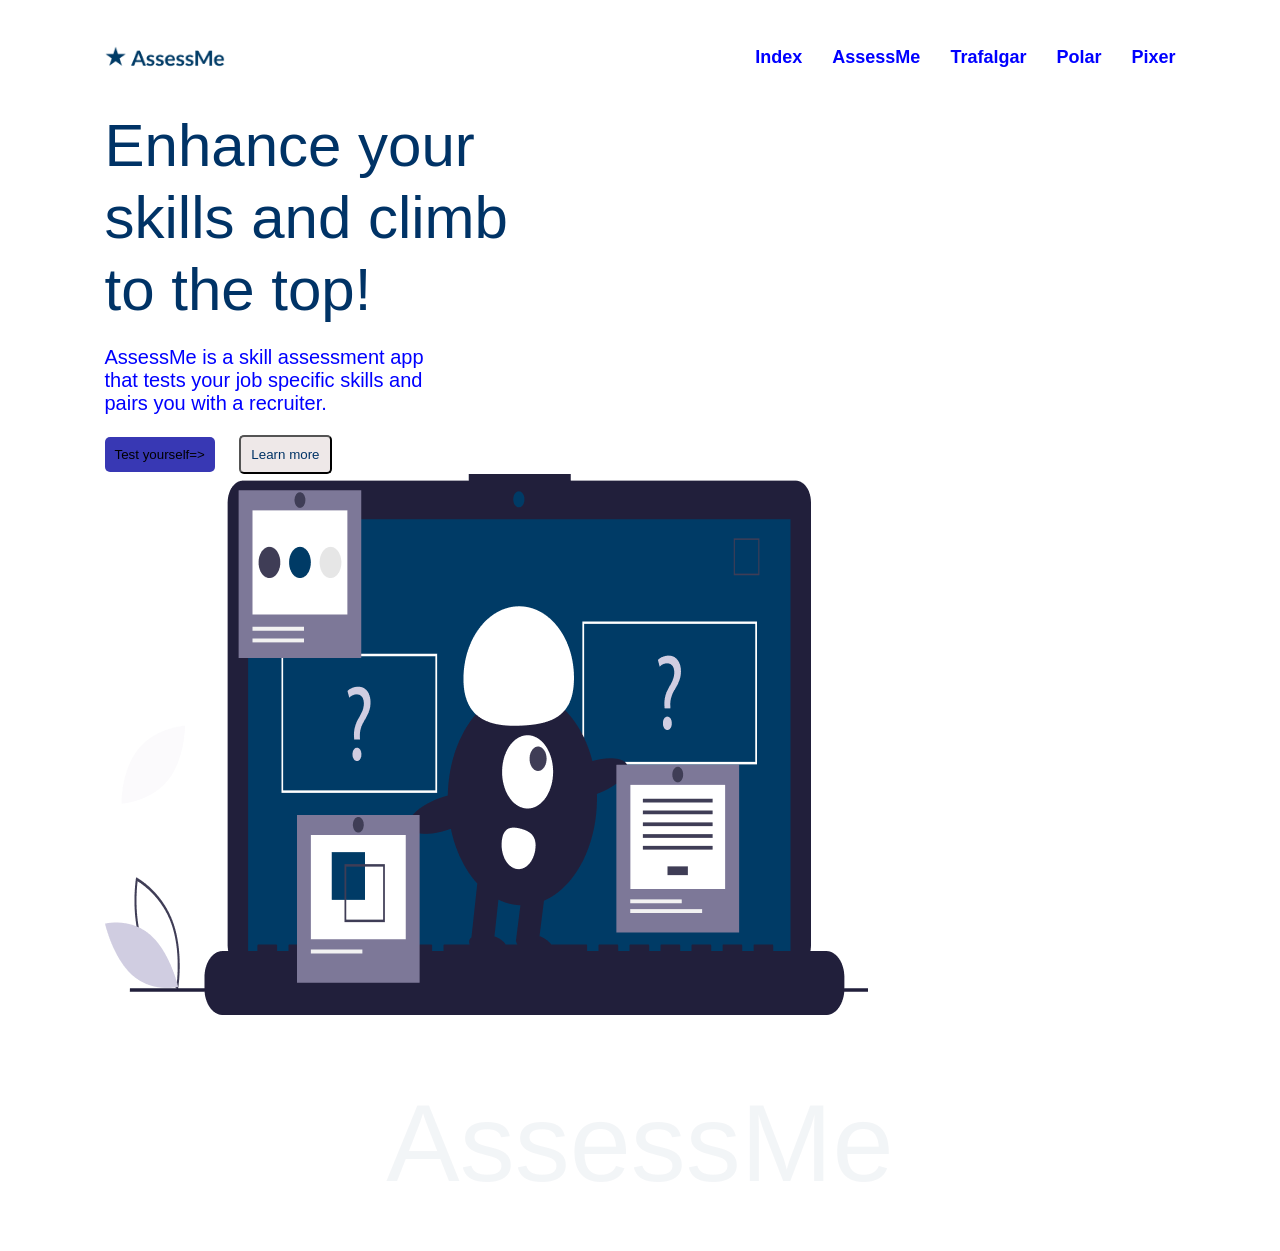
<file: pages/assessme.html>
<!DOCTYPE html>
 <html lang="en">
 <head>
    <meta charset="UTF-8">
    <meta name="viewport" content="width=device-width, initial-scale=1.0">
    <title> AssessMe </title>
    <link rel="stylesheet" href="../styles/assessme.css">
 </head>
 <body>

   <div class="container">
      <div class="wrapper">

<!--Navbar-->
   <div class="navbar">
      <img class="navbar__logo" src="../images/Group 3.png"  alt="assessme_logo"/>
      <ul class="ul_of_navbar">
        <li> <a href="../index.html"> Index </a> </li>
        <li> <a href="./assessme.html"> AssessMe </a> </li>
        <li> <a href="./trafalgar.html"> Trafalgar </a> </li>
        <li> <a href="./polar.html"> Polar </a> </li>
        <li> <a href="./pixer.html"> Pixer </a> </li>
      </ul>
   </div>

<!--Introduction-->
   <div class="intro">
    <div class="intro__left">
     <h1 class="intro__title"> Enhance your <br> skills and climb <br> to the top!</h1>
     <p class="intro__text"> AssessMe is a skill assessment app <br> that tests your job specific skills and <br> pairs you with a recruiter. </p>
      <button class="intro__btn"> Test yourself=> </button>
      <button id="intro_of_btn2" class="intro__btn2"> Learn more </button>
    </div>

   <div class="intro__right">
     <img src="../images/undraw_online_test_gba7 1.png" alt="image_of_assess"/>
   </div>
</div>

<!--Footer-->
  <div class="text__assessme">
    <p class="text_of_assessme"> AssessMe </p>
  </div>
 </div>
</div> 

 </body>
 </html>
</file>
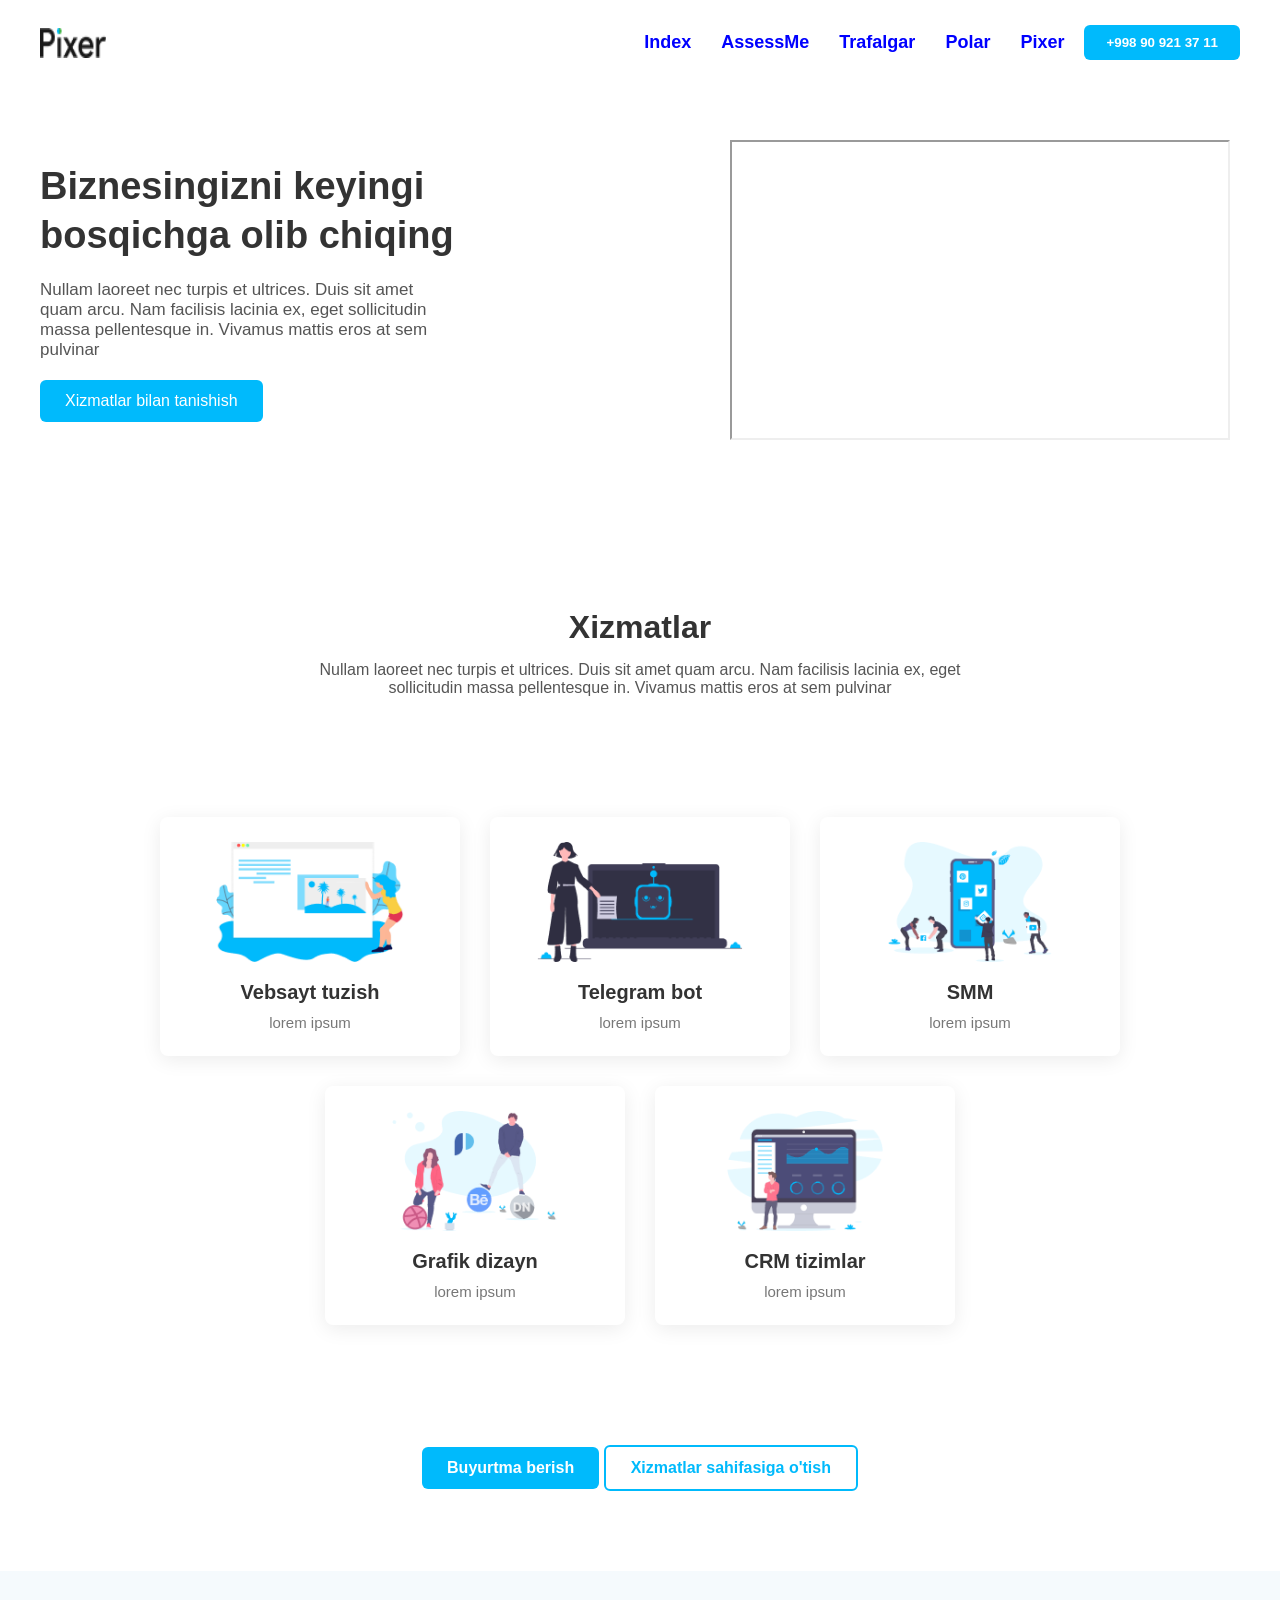
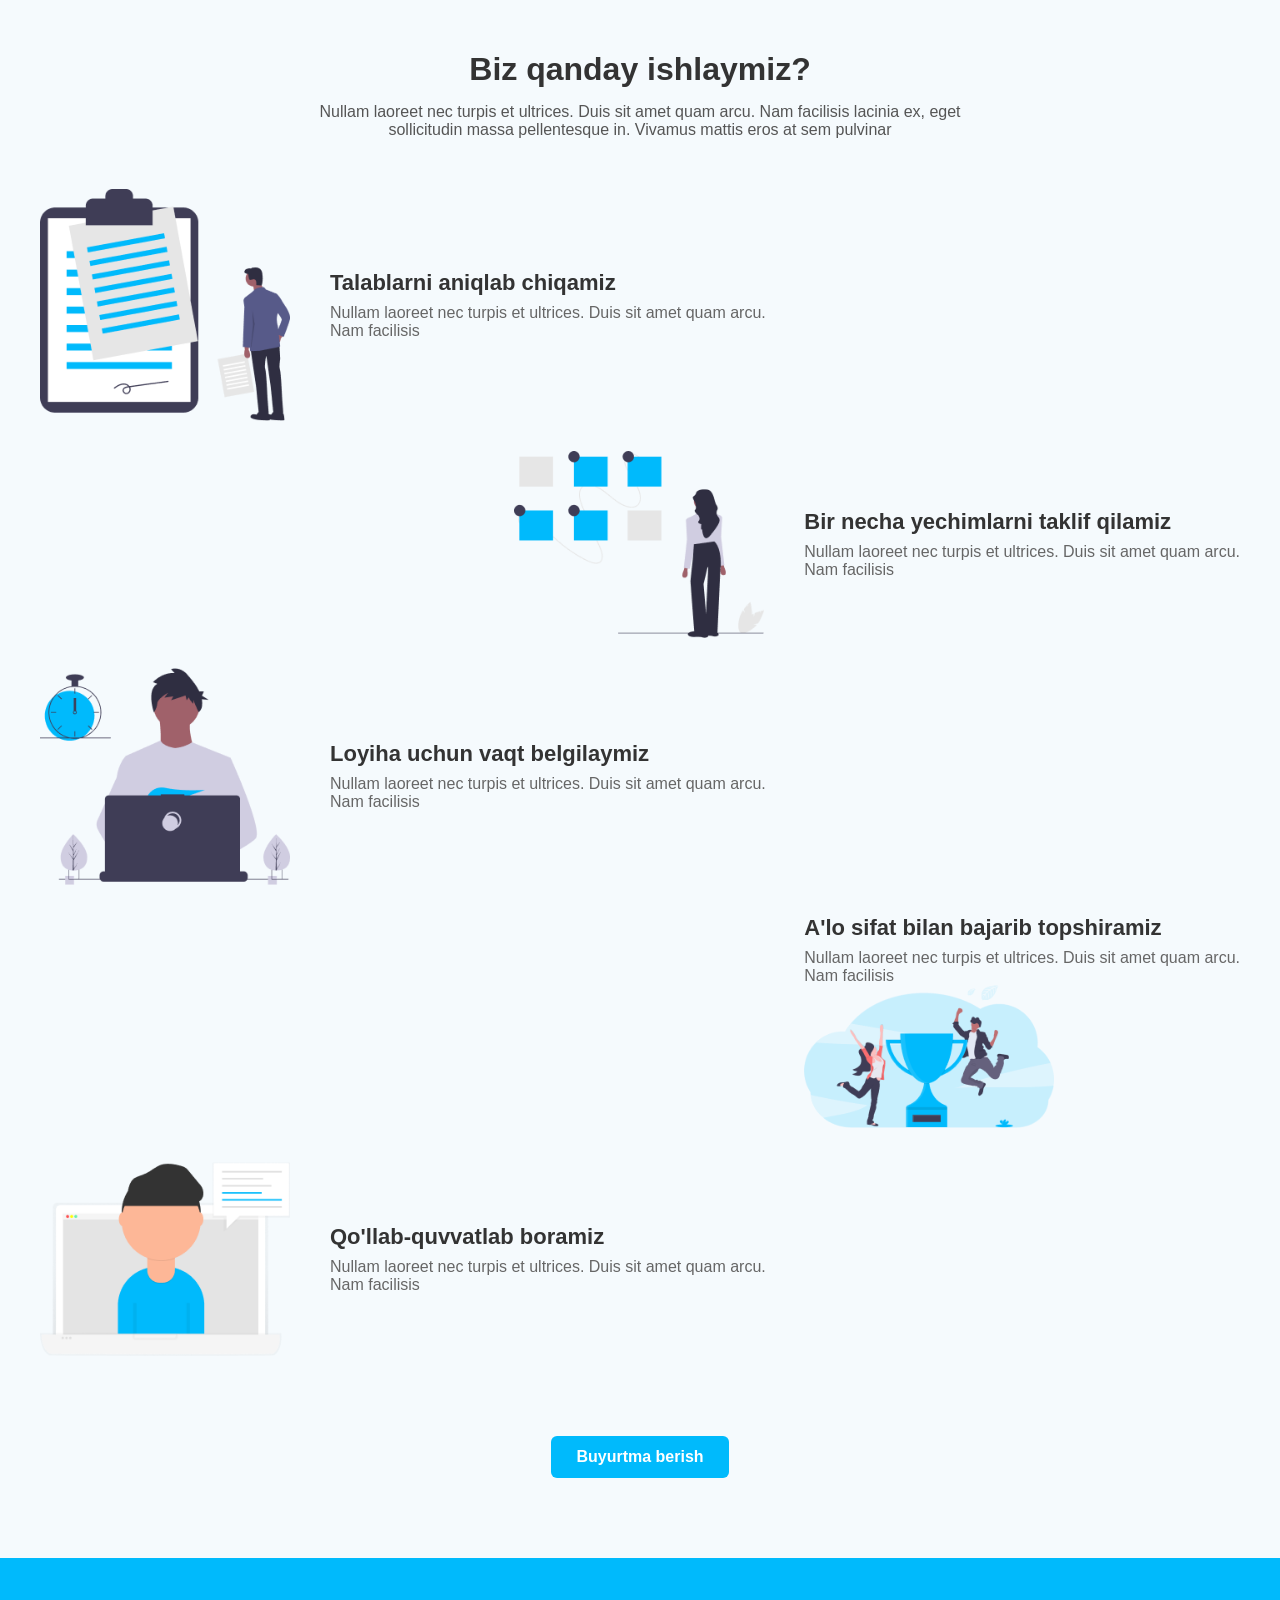
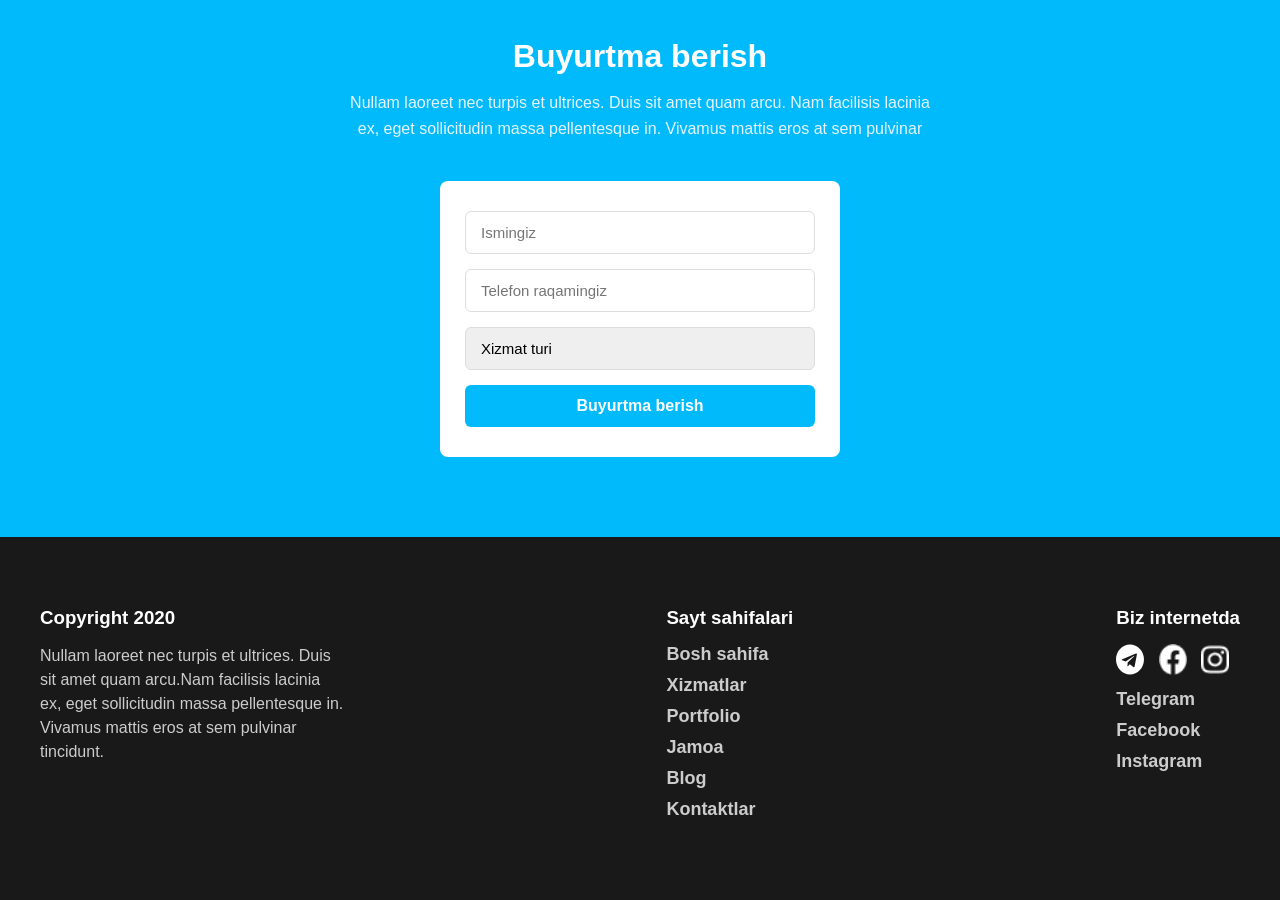
<file: pages/pixer.html>
<!DOCTYPE html>
<html lang="en">
<head>
    <meta charset="UTF-8">
    <meta name="viewport" content="width=device-width, initial-scale=1.0">
    <title> Pixer </title>
    <link rel="stylesheet" href="../styles/pixer.css">
    <link rel="stylesheet" href="../styles/fonts.css">
  </head>
<body>

<header>
  <div class="navbar">
  <img class="navbar_logo" src="../images/pixer-logo.png" alt="pixer-logo_img">
    <div class="navbar_links_btn">
      <ul class="navbar_links">
        <li> <a href="../index.html"> Index </a> </li>
        <li> <a href="./assessme.html"> AssessMe </a> </li>
        <li> <a href="./trafalgar.html"> Trafalgar </a> </li>
        <li> <a href="./polar.html"> Polar </a> </li>
        <li> <a href="./pixer.html"> Pixer </a> </li>
      </ul>
          <button class="navbar_btn"> +998 90 921 37 11 </button>
        </div>
      </div>

      <div class="container">
        <div class="intro">
          <div class="intro_left">
            <h3 class="intro_title"> Biznesingizni keyingi bosqichga olib chiqing </h3>
            <p class="intro_text"> Nullam laoreet nec turpis et ultrices. Duis sit amet quam arcu. Nam facilisis lacinia ex, eget sollicitudin 
              massa pellentesque in. Vivamus mattis eros at sem pulvinar </p>
              <button class="intro_btn"> Xizmatlar bilan tanishish </button>
          </div>

          <div class="intro_right">
            <iframe width="500" height="300" src="https://www.youtube.com/embed/EcDoW7iZkV0?si=qil4og9IE3UuapxK" title="YouTube video player" 
            allow="accelerometer; autoplay; clipboard-write; encrypted-media; gyroscope; picture-in-picture; web-share" referrerpolicy="strict-origin-when-cross-origin" 
            allowfullscreen> </iframe>
          </div>
        </div>
      </div>
    </header>

    <!-- Services Section -->
     <section class="services">
        <div class="container">
          <h2 class="service_title"> Xizmatlar </h2> 
            <p class="service_subtitle"> Nullam laoreet nec turpis et ultrices. 
                Duis sit amet quam arcu. Nam facilisis lacinia ex, eget <br>
                sollicitudin massa pellentesque in. Vivamus mattis eros at sem 
                pulvinar </p>
                  
            <div class="services">
                <div class="service_card">
                    <img src="../images/website-illustration.png" alt="Vebsayt tuzish">
                    <h3> Vebsayt tuzish </h3>
                    <p> lorem ipsum </p>
                </div>
                
                <div class="service_card">
                    <img src="../images/bot-illustration.png" alt="Telegram bot">
                    <h3> Telegram bot </h3>
                    <p> lorem ipsum </p>
                </div>
                
                <div class="service_card">
                    <img src="../images/smm-illustration.png" alt="SMM">
                    <h3> SMM </h3>
                    <p> lorem ipsum </p>
                </div>
                
                <div class="service_card">
                <img src="../images/design-illustration.png" alt="Grafik dizayn">
                    <h3> Grafik dizayn </h3>
                    <p> lorem ipsum </p>
                </div>
                
                <div class="service_card">
                    <img src="../images/crm-illustration.png" alt="CRM tizimlar">
                    <h3> CRM tizimlar </h3>
                    <p> lorem ipsum </p>
                </div>
            </div>
            
            <div class="services_actions">
                <a href="#" class="btn"> Buyurtma berish </a>
                <a href="#" class="btn-outline"> Xizmatlar sahifasiga o'tish </a>
            </div>
        </div>
    </section> 

    <!-- How We Work Section -->
     <section class="work_process">
        <div class="container">
            <h2 class="section_title"> Biz qanday ishlaymiz? </h2>
            <p class="section_subtitle"> Nullam laoreet nec turpis et ultrices. Duis sit amet quam arcu. Nam facilisis lacinia ex, eget <br> 
              sollicitudin massa pellentesque in. Vivamus mattis eros at sem pulvinar </p>
            
    <div class="process_steps">
        <div class="step">
          <img src="../images/step-illlustration.png" alt="Talablarni aniqlash">
    <div class="step_content">
        <h3> Talablarni aniqlab chiqamiz </h3>
          <p> Nullam laoreet nec turpis et ultrices. Duis sit amet quam arcu. <br> Nam facilisis </p>
        </div>
      </div>
                
  <div class="step">
    <div class="step_content">
      <h3> Bir necha yechimlarni taklif qilamiz </h3>
        <p> Nullam laoreet nec turpis et ultrices. Duis sit amet quam  arcu. <br> Nam  facilisis </p>
         </div>
    <img src="../images/step-illlustration (1).png" alt="Yechimlarni taklif qilish">
 </div>
                
   <div class="step">
     <img src="../images/step-illustration.png" alt="Loyiha uchun vaqt">
       <div class="step_content">
          <h3> Loyiha uchun vaqt belgilaymiz </h3>
            <p> Nullam laoreet nec turpis et ultrices. Duis sit amet quam arcu. <br> Nam facilisis </p>
    </div>
  </div>
                
   <div class="step">
     <div class="step_content">
       <h3> A'lo sifat bilan bajarib topshiramiz </h3>
          <p> Nullam laoreet nec turpis et ultrices. Duis sit amet quam arcu. <br> Nam facilisis </p>
        <img src="../images/step-illustration (1).png" alt="A'lo sifat"> 
      </div>
      </div>
                
   <div class="step">
      <img src="../images/step-illustration (2).png" alt="Qo'llab-quvvatlash">
   <div class="step_content">
     <h3> Qo'llab-quvvatlab boramiz </h3>
       <p> Nullam laoreet nec turpis et ultrices. Duis sit amet quam arcu. <br> Nam facilisis </p>
            </div>
         </div>
        </div>
            
  <div class="steps_btn">
    <a href="#" class="btn"> Buyurtma berish </a>
      </div>
   </div>
</section> 

   
  <!-- Order Form Section -->
<section class="order_form">
  <div class="container">
    <h2>Buyurtma berish</h2>
    <p> Nullam laoreet nec turpis et ultrices. Duis sit amet quam arcu. Nam facilisis lacinia ex, eget sollicitudin massa pellentesque in. Vivamus 
      mattis eros at sem pulvinar </p>
    
    <form class="order_form_inner">
      <input type="text" placeholder="Ismingiz" required>
      <input type="tel" placeholder="Telefon raqamingiz" required>
      <select required>
        <option value="" disabled selected> Xizmat turi </option>
        <option value="web"> Vebsayt tuzish </option>
        <option value="bot"> Telegram bot </option>
        <option value="smm"> SMM </option>
        <option value="design"> Grafik dizayn </option>
        <option value="crm"> CRM tizimlar </option>
      </select>
      <button type="submit"> Buyurtma berish </button>
    </form>
  </div>
</section>


  <!-- Footer -->
   <footer class="footer">
    <div class="container">
      <div class="footer_side">
        <h3> Copyright 2020 </h3>
         <p> Nullam laoreet nec turpis et ultrices. Duis <br> sit amet quam arcu.Nam facilisis lacinia <br> ex, eget sollicitudin massa pellentesque
              in. <br> Vivamus mattis eros at sem pulvinar <br> tincidunt. </p>
        </div>
            
  <div class="footer_side">
    <h3> Sayt sahifalari </h3>
    <ul>
        <li> <a href="#"> Bosh sahifa </a> </li>
        <li> <a href="#"> Xizmatlar </a> </li>
        <li> <a href="#"> Portfolio </a> </li>
        <li> <a href="#"> Jamoa </a> </li>
        <li> <a href="#"> Blog </a> </li>
        <li> <a href="#"> Kontaktlar </a> </li>
    </ul>
 </div>
            
 <div class="footer_side">
   <h3> Biz internetda </h3>
   <div class="social_logo">
   <img src="../images/telegram.svg" alt="telegram_logo">
   <img src="../images/facebook.png" alt="facebook_logo"> 
   <img src="../images/instagram.png" alt="instagram_logo">
 </div>
  
 <ul class="social-links">
    <li> <a href="https://telegram.org/" target="_blank">  <i class="link_telegram"></i> Telegram </a> </li>
    <li> <a href="https://www.facebook.com/" target="_blank">  <i class="link_facebook"></i> Facebook </a> </li>
    <li> <a href="https://www.instagram.com/" target="_blank">  <i class="link_instagram"></i> Instagram </a> </li>
 </ul>
    </div>
  </div>
</footer> 

</body>
</html>
</file>
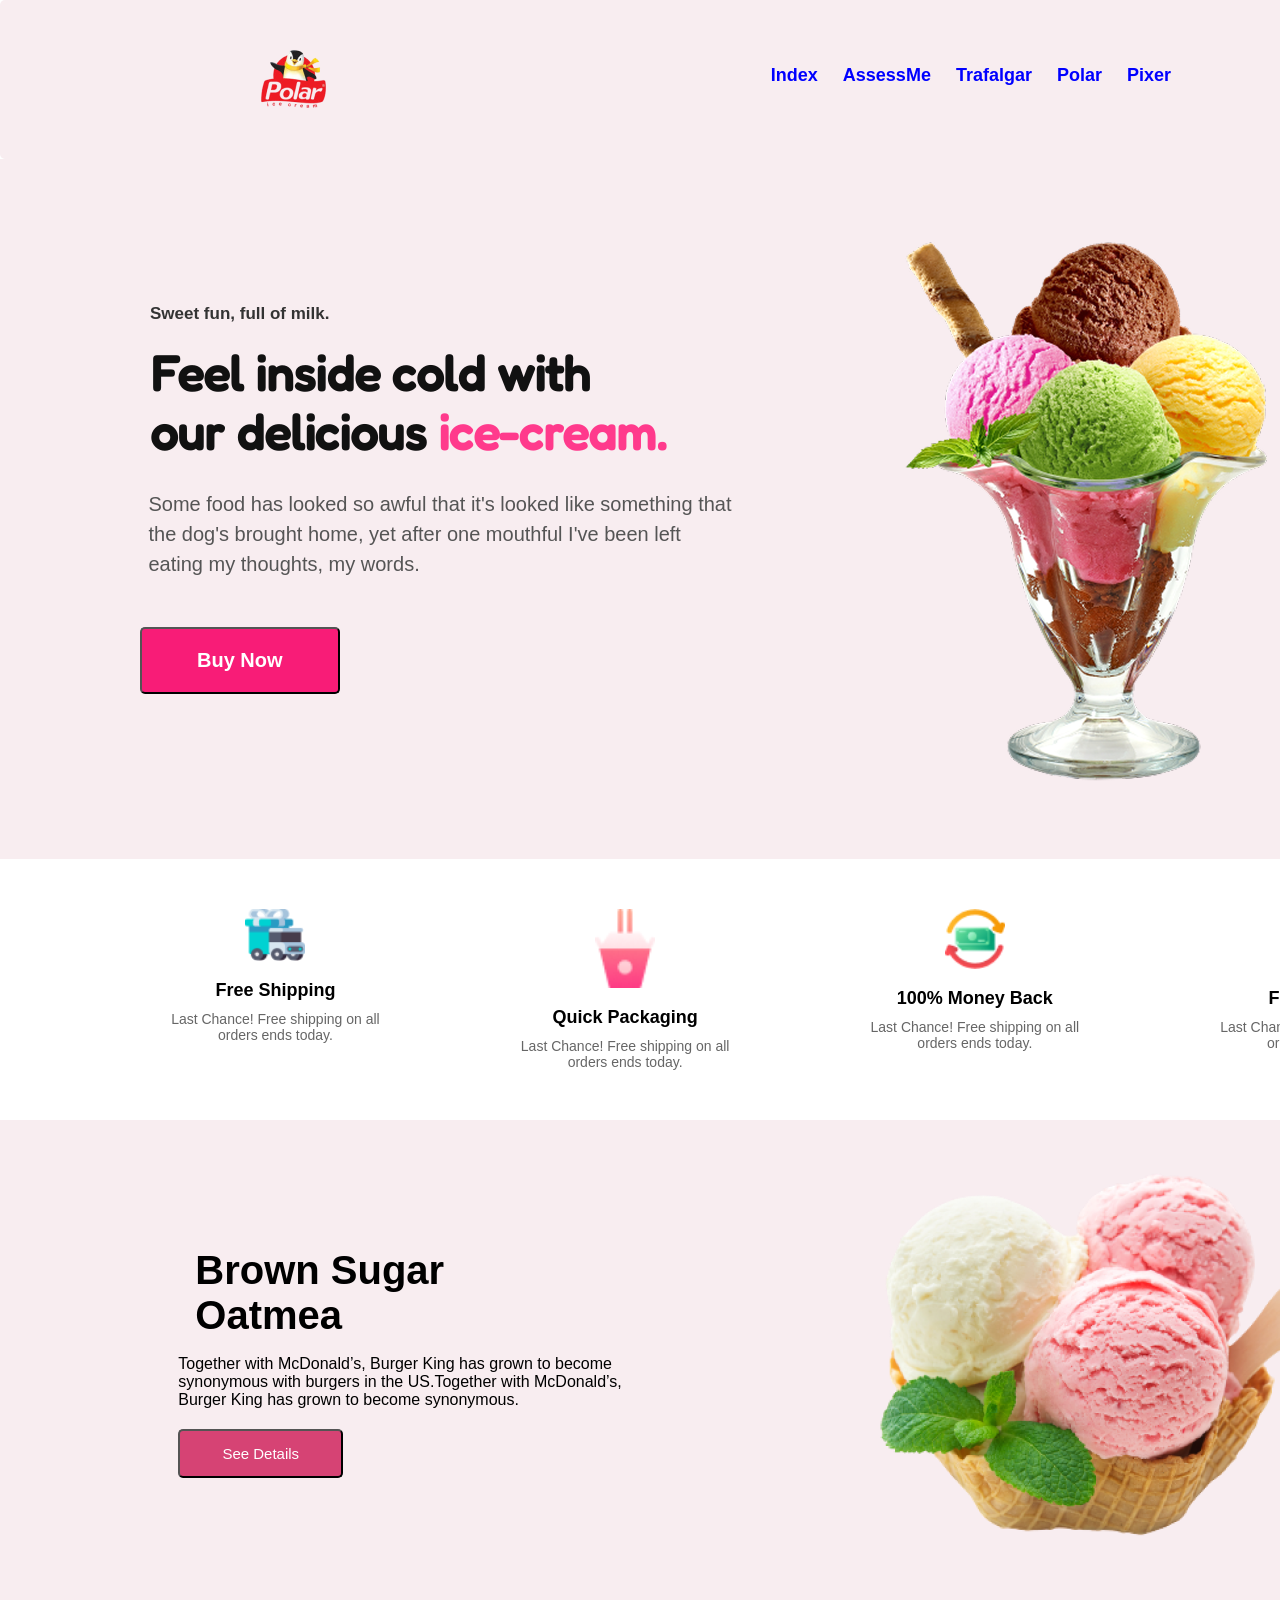
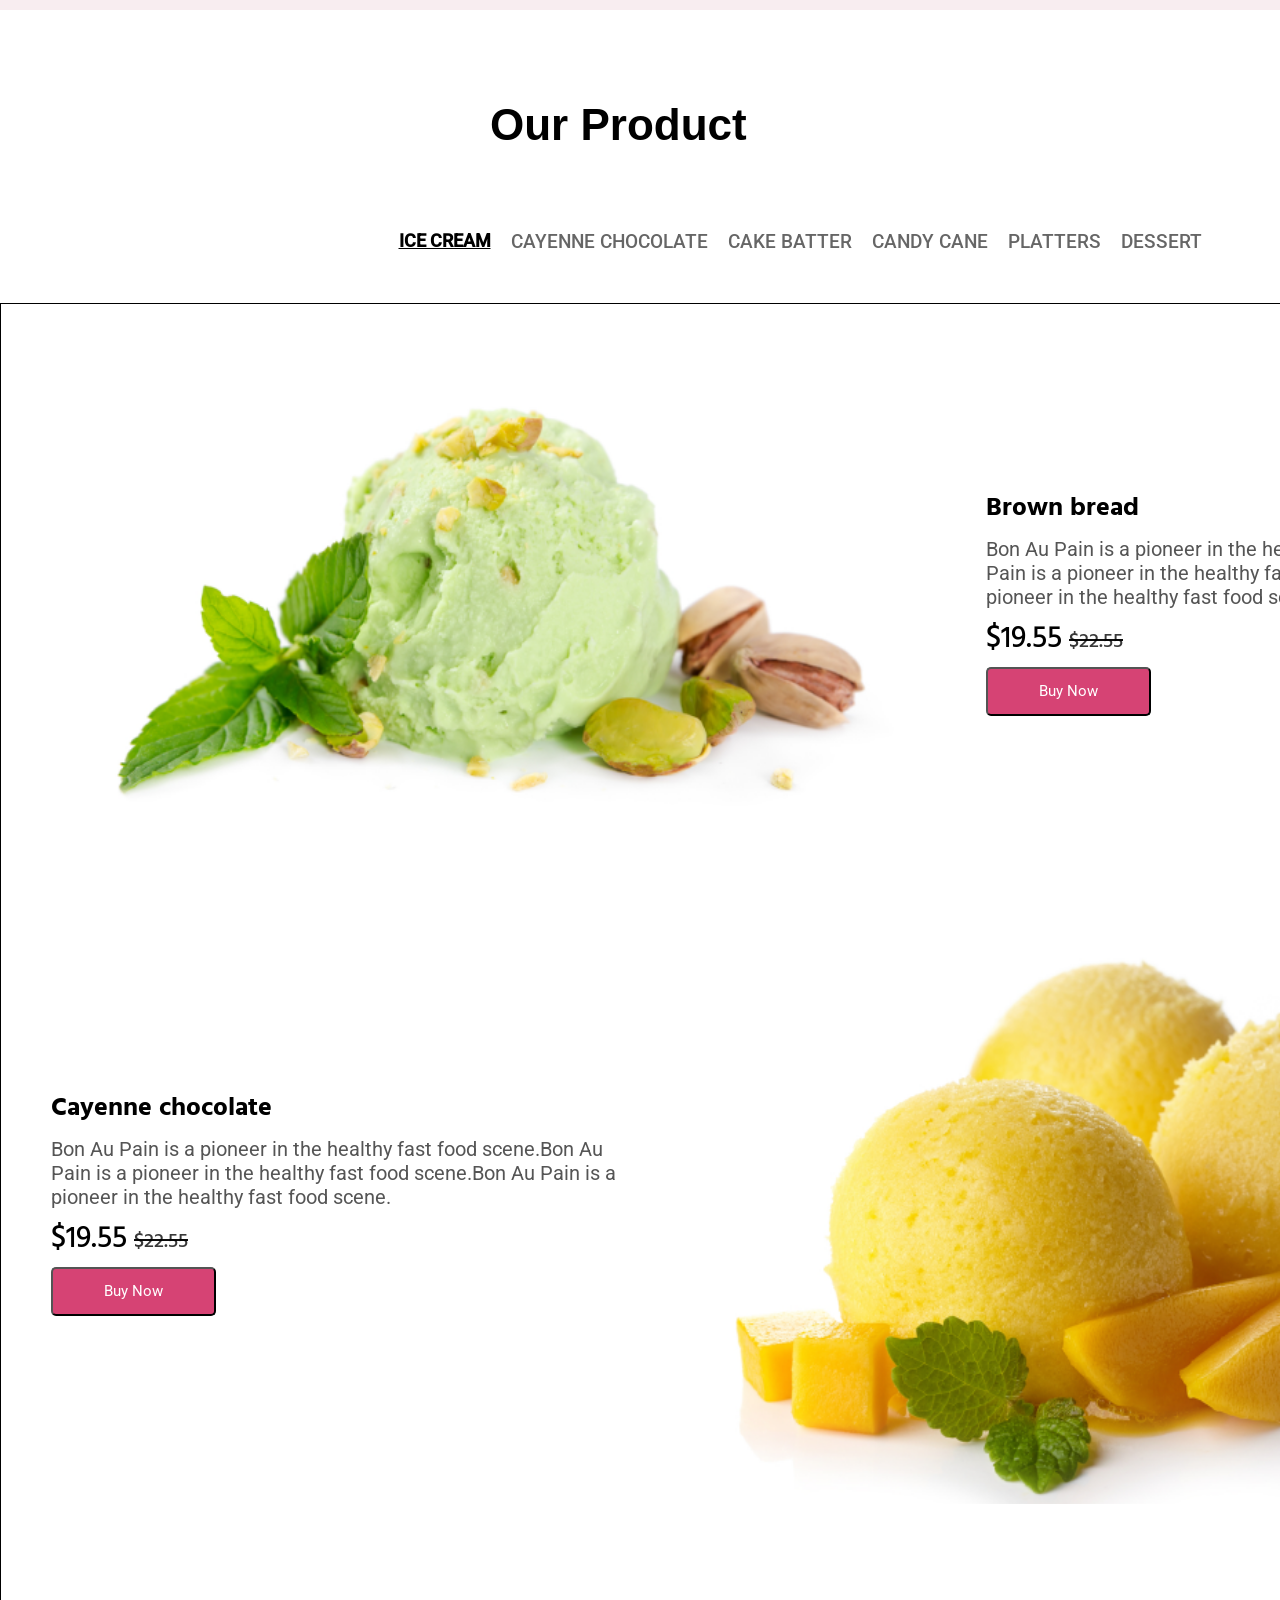
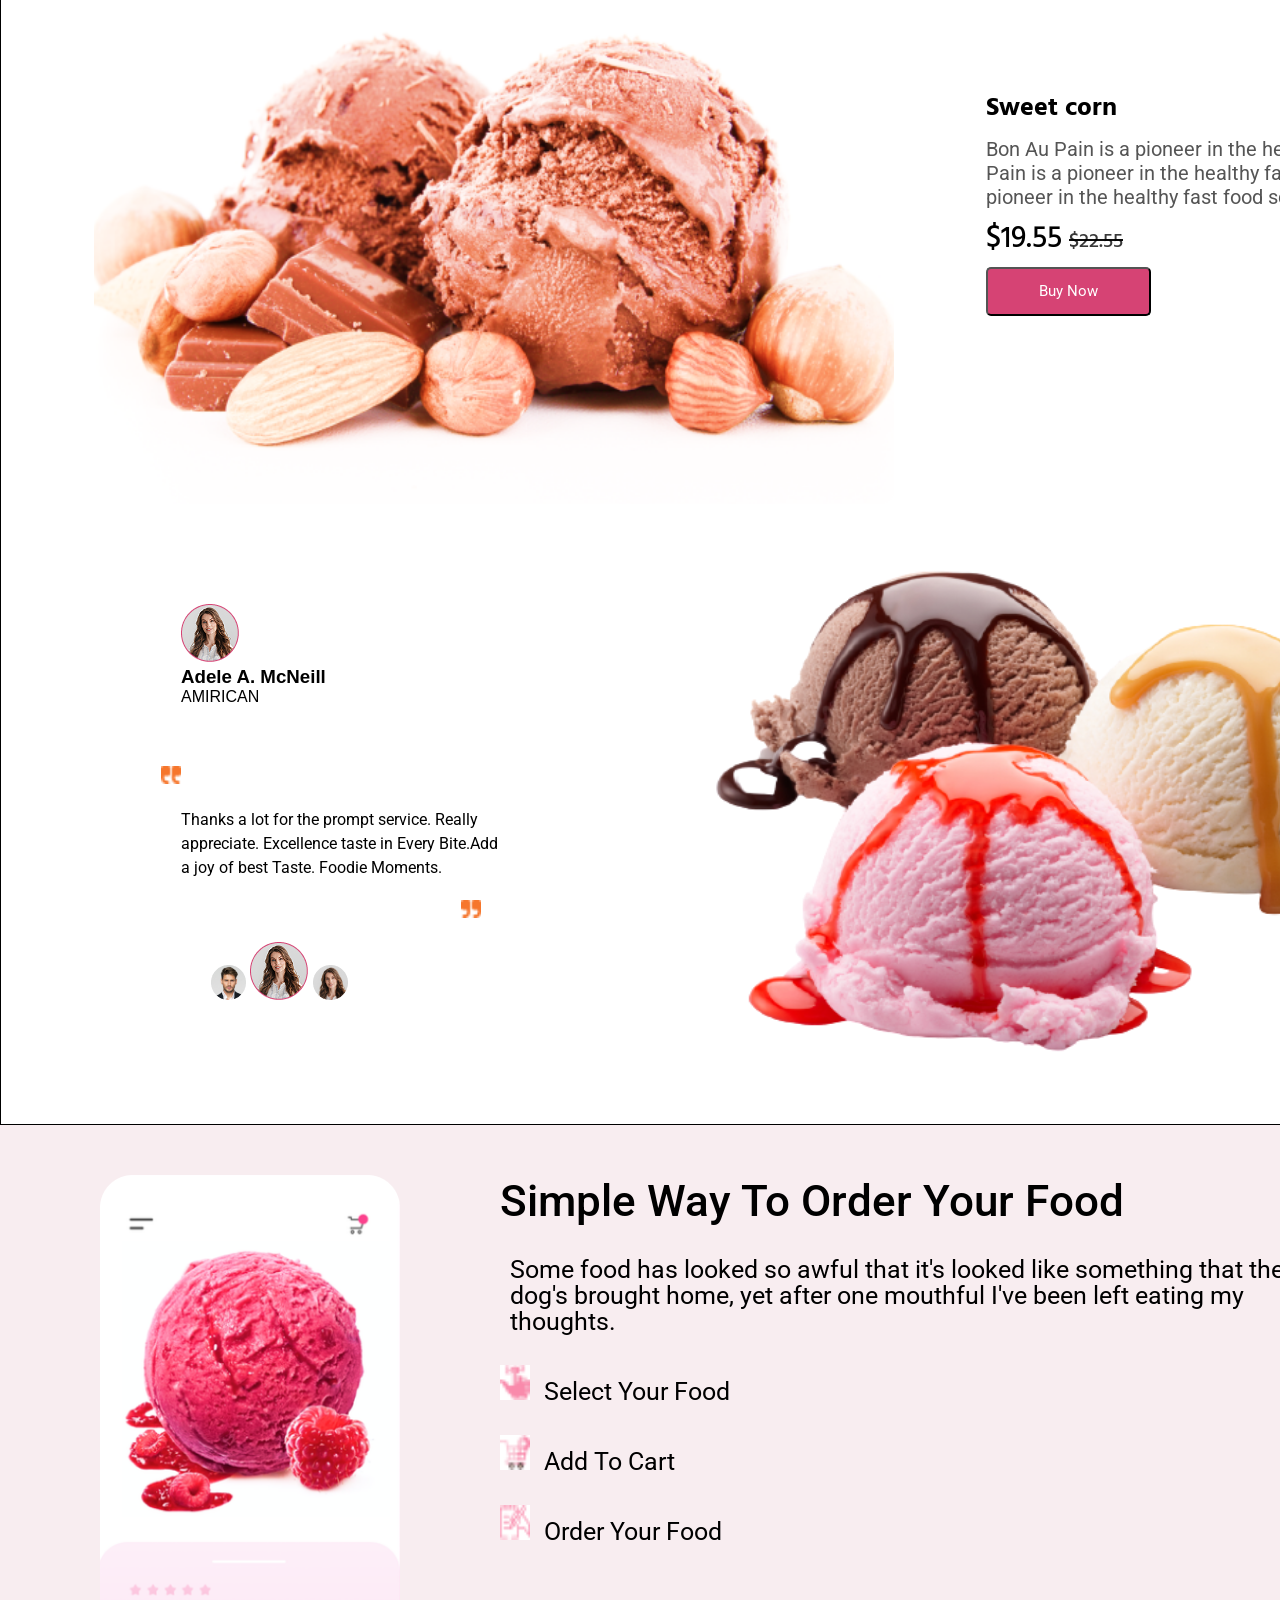
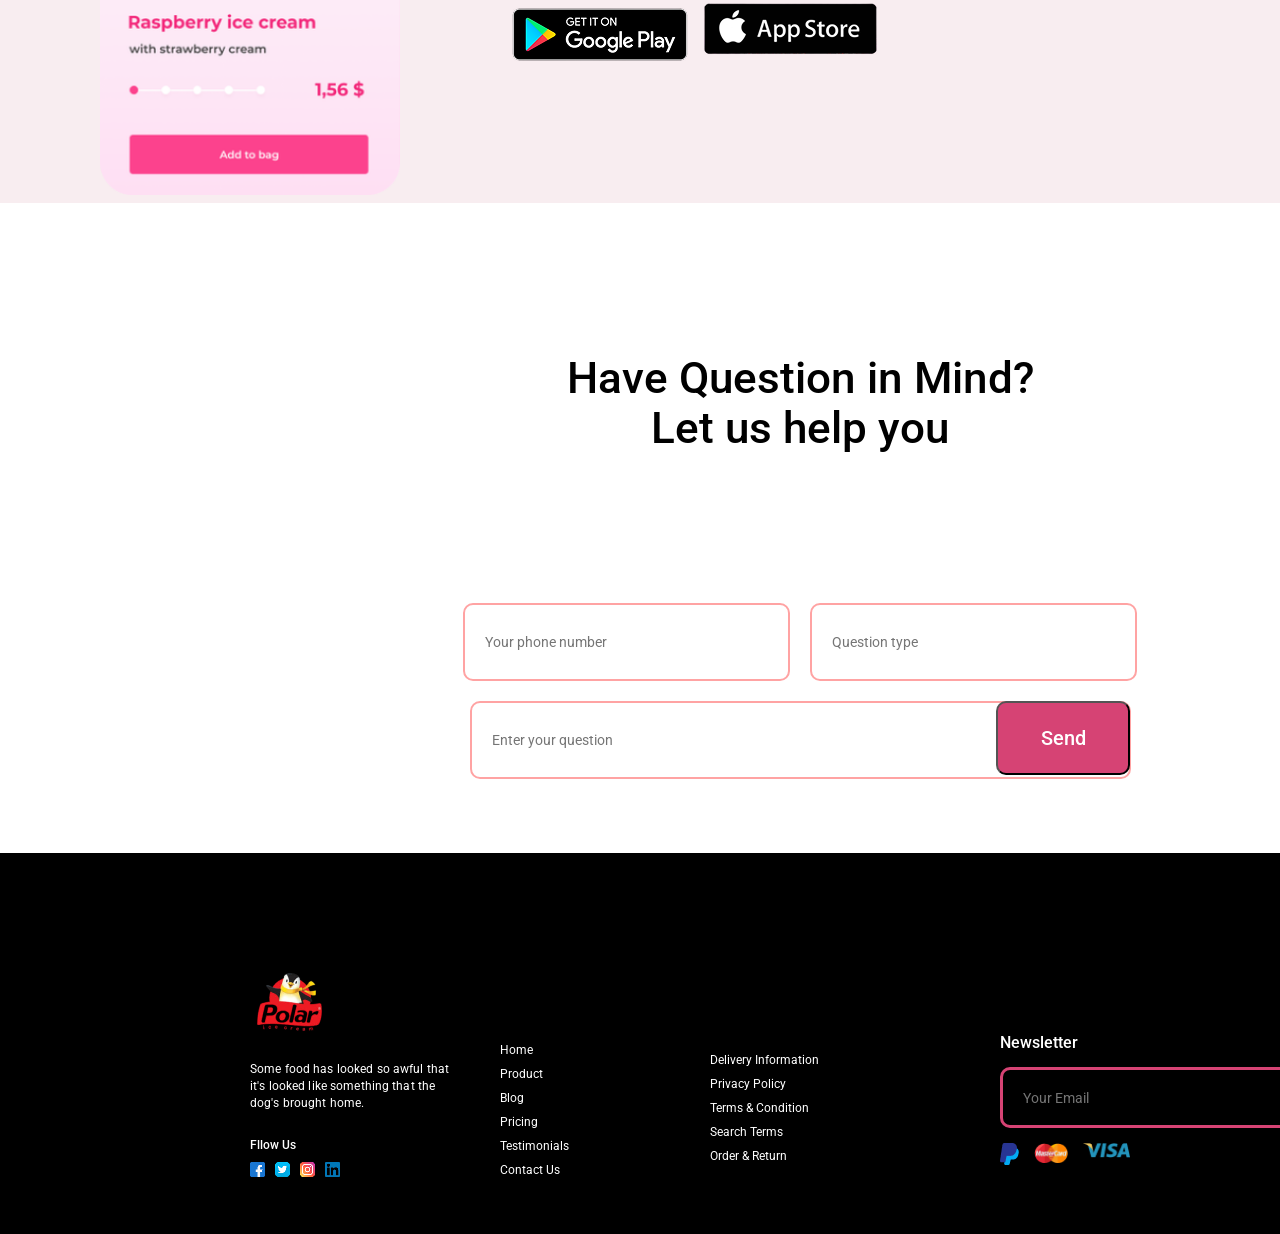
<file: pages/polar.html>
<!DOCTYPE html>
 <html lang="en">
 <head>
    <meta charset="UTF-8">
    <meta name="viewport" content="width=device-width, initial-scale=1.0">
    <title> Polar </title>
    <link rel="stylesheet" href="../styles/polar.css"/>
    <link rel="stylesheet" href="../styles/fonts.css">
 </head>
 <body>
     
    <header class="navbar">
      <img class="Polar_logo" src="../images/logo1.png" alt="Polar_logo" />
   
    <nav class="nav_links">
        <li> <a href="../index.html"> Index </a> </li>
        <li> <a href="./assessme.html"> AssessMe </a> </li>
        <li> <a href="./trafalgar.html"> Trafalgar </a> </li>
        <li> <a href="./polar.html"> Polar </a> </li>
        <li> <a href="./pixer.html"> Pixer </a> </li>
     </nav>
      <button class="btn"> Buy Now </button>
  </header>
 

   <section class="hero">
     <div class="hero_text">
     <p class="small_text"> Sweet fun, full of milk. </p>
     <h1 class="hero_title"> Feel inside cold with <br> our delicious <span> ice-cream. </span> </h1>
   <p class="description"> Some food has looked so awful that it's looked like something that <br> the dog's brought home, yet after one mouthful 
     I've been left <br> eating my thoughts, my words. </p>
   <button class="btn1"> Buy Now </button>
   </div>

   <div class="ice_cream_img">
      <img src="../images/eep88j2SDJ-removebg-preview 1.png" alt="ice_cream_img"/>
   </div>
   </section>
   </div>

   <section class="services">
    <div class="service">
      <img src="../images/carr.png" alt="Free Shipping"/>
      <h3> Free Shipping </h3>
      <p> Last Chance! Free shipping on all <br> orders ends today.</p>
    </div>

   <div class="service">
      <img src="../images/icecreamm.png" alt="Quick Packaging"/>
      <h3> Quick Packaging </h3>
      <p> Last Chance! Free shipping on all <br> orders ends today.</p>
   </div>

  <div class="service">
    <img src="../images/cash-back.png" alt="Money Back"/>
    <h3> 100% Money Back </h3>
    <p> Last Chance! Free shipping on all <br> orders ends today.</p>
  </div>

  <div class="service">
    <img src="../images/fast-delivery 1.png" alt="Fast Delivery"/>
    <h3> Fast Delivery </h3>
    <p> Last Chance! Free shipping on all <br> orders ends today.</p>
  </div>
  </section>


   <section class="feature">
    <div class="feature_main">
      <div class="feature_text">
        <h2 class="feature_title"> Brown Sugar <br> Oatmea </h2>
   <p> Together with McDonald’s, Burger King has grown to become <br> synonymous with burgers in the US.Together with McDonald’s, <br> Burger King 
      has grown to become synonymous. </p>
   <button class="btn2"> See Details </button> 
   </div>
  </div>
    
  <div class="feature_img">
      <img src="../images/brown__img.png" alt="Brown Sugar ice-cream">
    </div>
   </section>


   <section class="box">
    <h1 class="box_title"> Our Product </h1>
     <ul class="tasks">
        <a href="#" id="main_task"> ICE CREAM </a> 
        <a href="#" class="task"> CAYENNE CHOCOLATE </a>  
        <a href="#" class="task"> CAKE BATTER </a>  
        <a href="#" class="task"> CANDY CANE </a>  
        <a href="#" class="task"> PLATTERS </a>  
        <a href="#" class="task"> DESSERT </a>  
     </ul>
  
<div class="products">
      <img src="../images/breadimg.png"  class="ice_cream_img" alt="ice_cream">
      <div class="product">
       <h2 class="product_title"> Brown bread </h2>
       <p class="product_text"> Bon Au Pain is a pioneer in the healthy fast food scene.Bon Au <br> Pain is a pioneer in the healthy fast food 
        scene.Bon Au Pain is a <br> pioneer in the healthy fast food scene. </p>
      <div class="price">
      <span class="new_price"> $19.55 </span>
      <span class="old_price"> <del> $22.55 </del> </span>
   </div> 
   <button class="btn3"> Buy Now </button>
  </div>
   
      <div id="product">
       <h2 class="product_title"> Cayenne chocolate </h2>
       <p class="product_text"> Bon Au Pain is a pioneer in the healthy fast food scene.Bon Au <br> Pain is a pioneer in the healthy fast food 
        scene.Bon Au Pain is a <br> pioneer in the healthy fast food scene. </p>
      <div class="price">
      <span class="new_price"> $19.55 </span>
      <span class="old_price"> <del> $22.55 </del> </span>
   </div> 
   <button class="btn3"> Buy Now </button>
  </div>
   <img src="../images/limon__img.png"  class="limon__img" alt="limon">

      <img src="../images/sweet__img.png"  class="Sweetcorn_img" alt="Sweetcorn">
      <div class="product">
       <h2 class="product_title"> Sweet corn </h2>
       <p class="product_text"> Bon Au Pain is a pioneer in the healthy fast food scene.Bon Au <br> Pain is a pioneer in the healthy fast food 
        scene.Bon Au Pain is a <br> pioneer in the healthy fast food scene. </p>
      <div class="price">
      <span class="new_price"> $19.55 </span>
      <span class="old_price"> <del> $22.55 </del> </span>
   </div> 
   <button class="btn3"> Buy Now </button>
  </div>

  <div class="description">
  <div class="description_left">
    <img src="../images/Ellipse 21.png" class="icon_img" alt="icon">
     <div class="icon_texts">  
    <h3 class="icon_title"> Adele A. McNeill </h3> 
     <p class="small_text_of_icon"> AMIRICAN </p>
     </div>
     <img class="char" src="../images/qo'shtirnoq1.png" alt="char">
     <p class="icon_text"> 
        Thanks a lot for the prompt service. Really <br> appreciate. Excellence taste in Every Bite.Add <br> a joy of best Taste. Foodie Moments. </p>
     <img class="char1" src="../images/qo'shtirnoq2.png" alt="char1"><br>
  <div class="icons">
     <img src="../images/john.png" alt="john_img">
     <img src="../images/adele.png" alt="adele_img">
     <img src="../images/adele1.png" alt="adele1_img">
  </div>
  </div>

  <div class="description_right">
    <img class="adele__img" src="../images/adele__img (3).png" alt="adele_img">
  </div>
  </div>
</section>


<div class="orders">
  <img class="screen" src="../images/screen.png" alt="screen_img">

  <div class="order_description">
    <h3 class="order_title"> Simple Way To Order Your Food </h3>
    <p class="order_text"> Some food has looked so awful that it's looked like something that the <br> dog's brought home, yet after one mouthful 
      I've been left eating my <br> thoughts. </p>
    <img class="select_img" src="../images/Group 91.png" alt="select_img">
    <b class="select_text"> Select Your Food </b><br>
    
    <img class="add_to_card_img" src="../images/add-to-cart 1.png" alt="add_to_card_img">
    <b class="add_to_card_text"> Add To Cart </b><br>
    
    <img class="order_img" src="../images/order.png" alt="order_img">
    <b class="order_text"> Order Your Food </b><br>

    <img class="google_play_img" src="../images/google.png" alt="google_play_img">
    <img class="app_store_img" src="../images/appstore.png" alt="app_store_img">
  </div>
</div>

<div class="services1">
    <h3 class="service1_title"> Have Question in Mind? <br> Let us help you </h3>
  <div class="inputs">
    <input class="input_1" placeholder="Your phone number" type="tel">
    <input class="input_2" placeholder="Question type" type="text">
    <input class="input_3" placeholder="Enter your question" type="text">
    <input class="input_4" value="Send" type="submit">
  </div>
</div>

<div class="footer">
  <div class="cards">
    <div class="card_1">
      <img class="card_1_logo" src="../images/logo1.png" alt="logo1_img">
      <p class="card_1_text"> Some food has looked so awful that it's looked like something that the dog's brought home. </p>
       <p class="card_1_icons_text"> Fllow Us </p>
        <img class="card_1_icons" src="../images/Group 55.png" alt="icons_img">
      </div>

      <div class="card_2">
        <h6 class="card_2_title"> Home </h6>
        <p class="card_2_text"> Product </p>
        <p class="card_2_text"> Blog </p>
        <p class="card_2_text"> Pricing </p>
        <p class="card_2_text"> Testimonials </p>
        <p class="card_2_text"> Contact Us </p>
      </div>

      <div class="card_3">
        <p class="card_3_text"> Delivery Information </p>
        <p class="card_3_text"> Privacy Policy </p>
        <p class="card_3_text"> Terms & Condition </p>
        <p class="card_3_text"> Search Terms </p>
        <p class="card_3_text"> Order & Return </p>
      </div>

      <div class="card_4">
        <h6 class="card_4_title"> Newsletter </h6>
        <input class="card_4_input" placeholder="Your Email" type="email">
        <button class="card_4_btn"> Subscribe </button>
        <div class="card_4_cards">
            <img class="card_4_cards_card_1" src="../images/card_1.png" alt="card_1_img">
            <img class="card_4_cards_card_2" src="../images/card_2.png" alt="card_2_img">
            <img class="card_4_cards_card_3" src="../images/card_3.png" alt="card_3_img">
        </div>
      </div>
  </div>
</div>

</body>
</html>
</file>
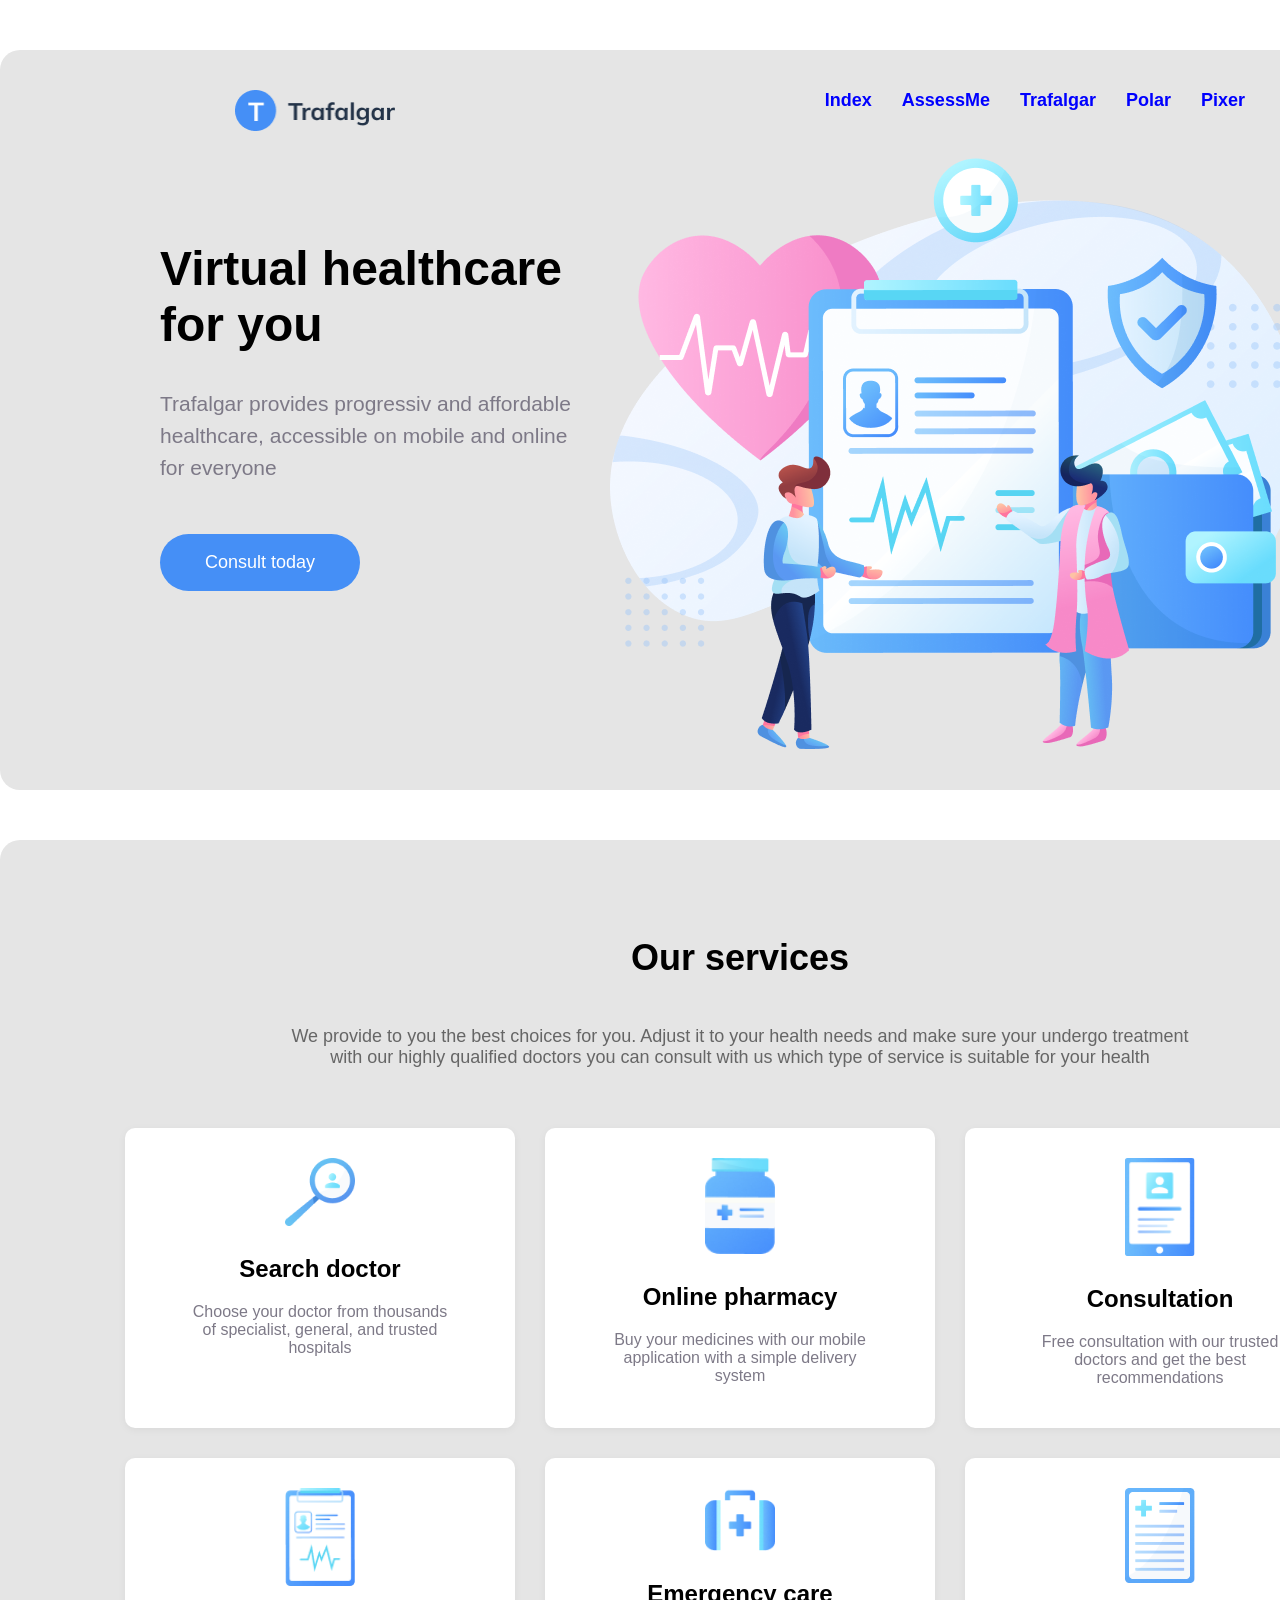
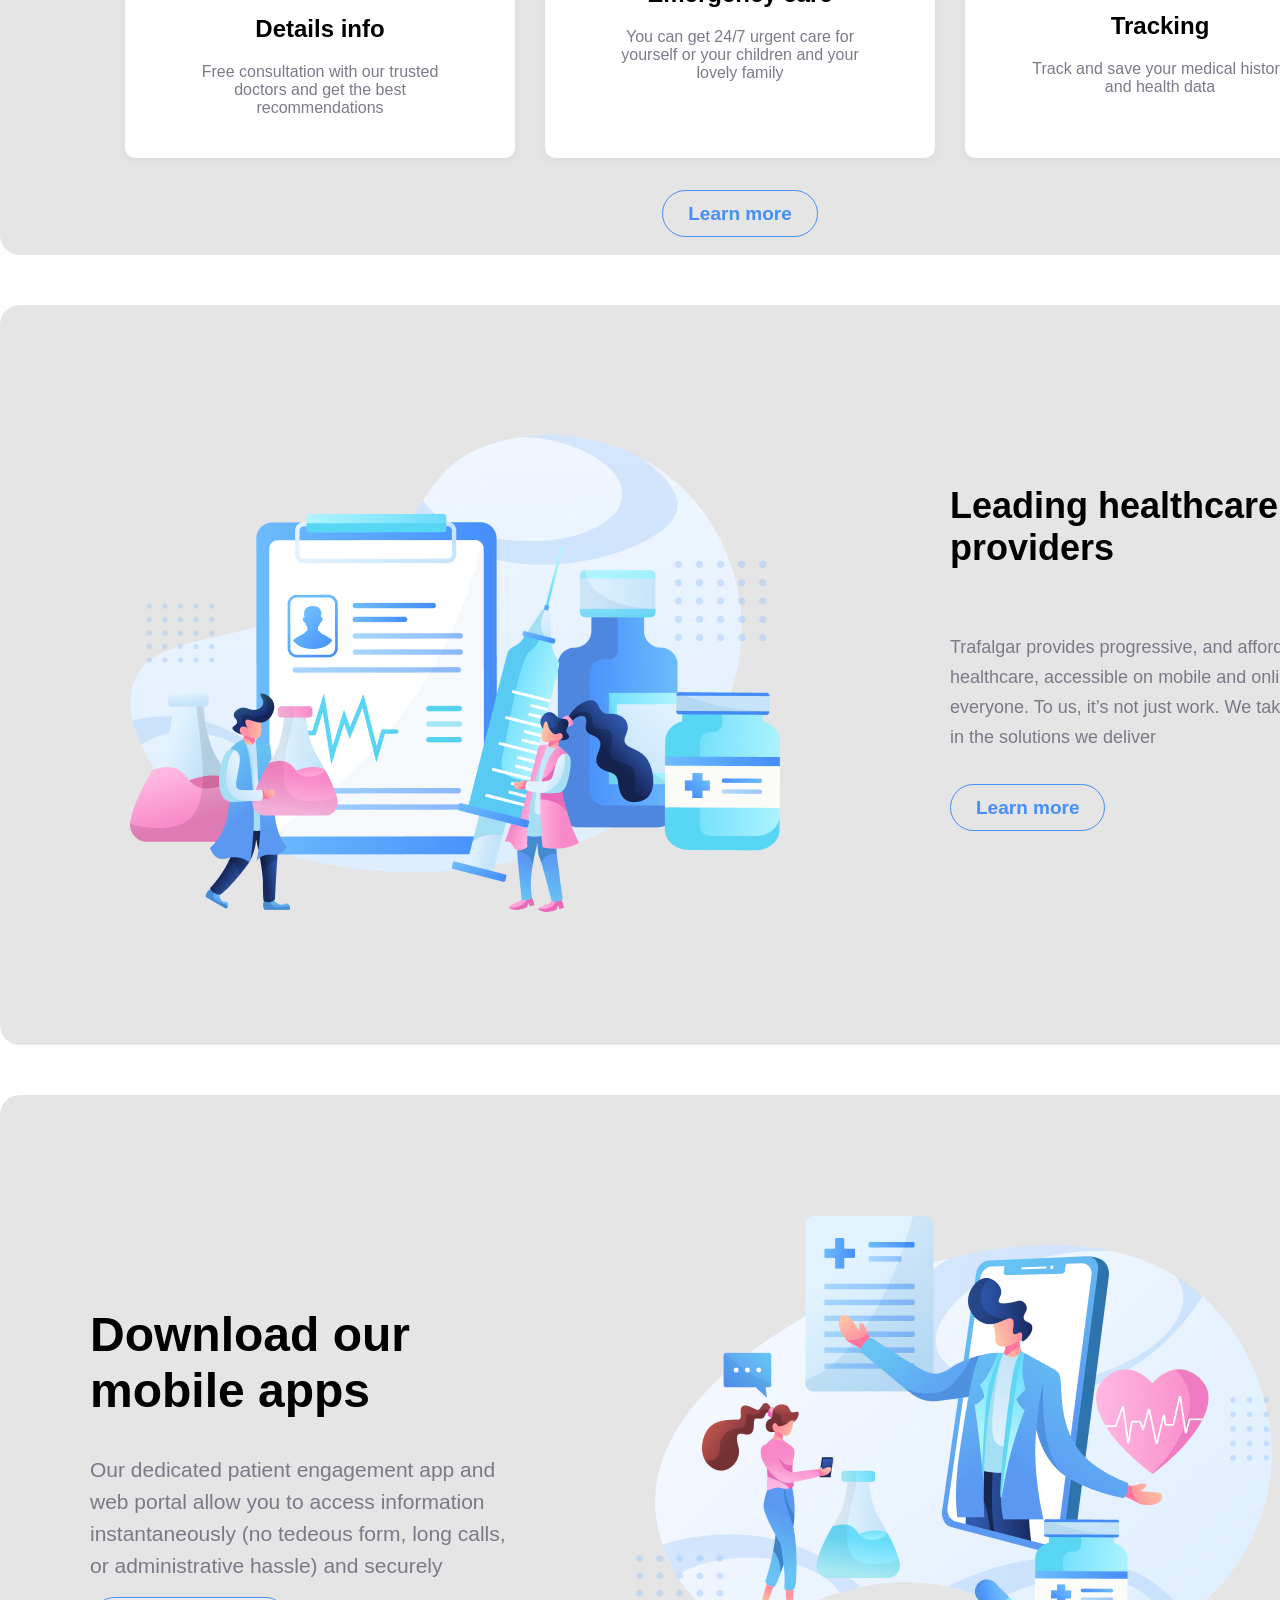
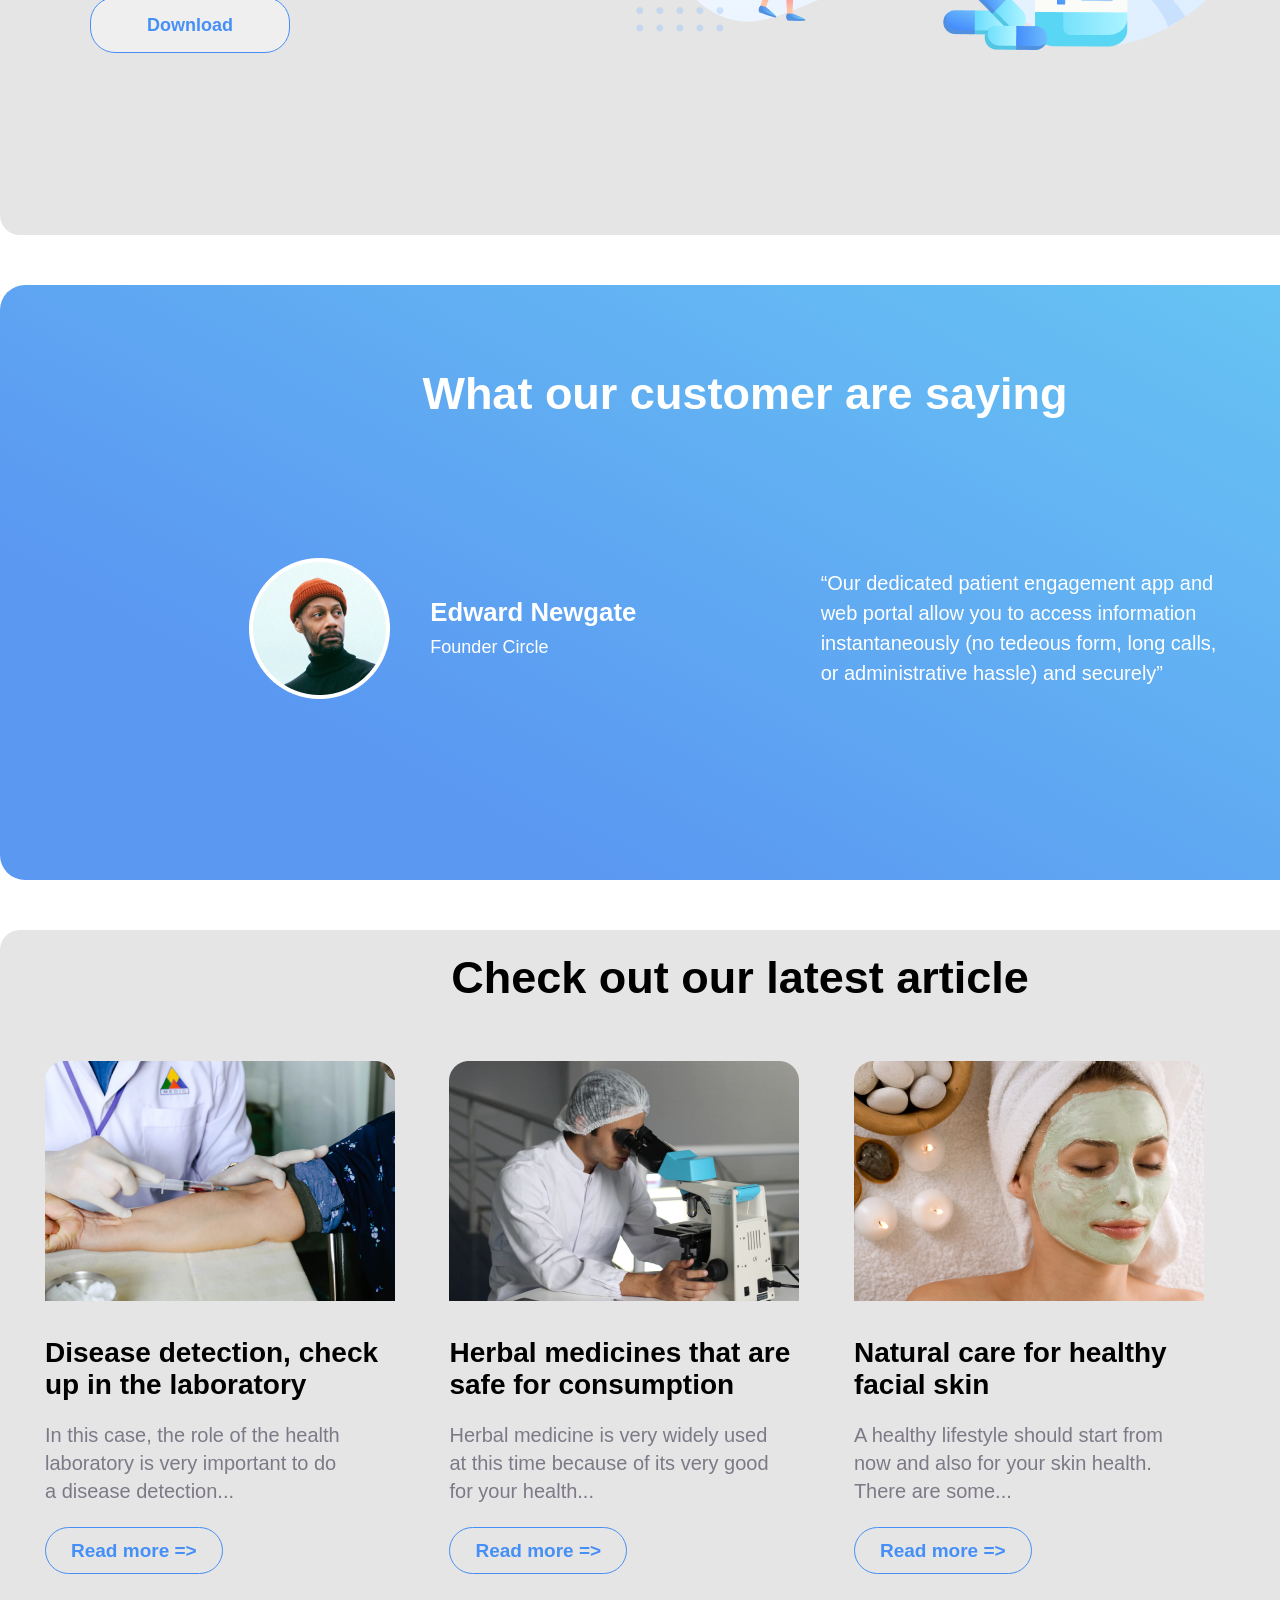
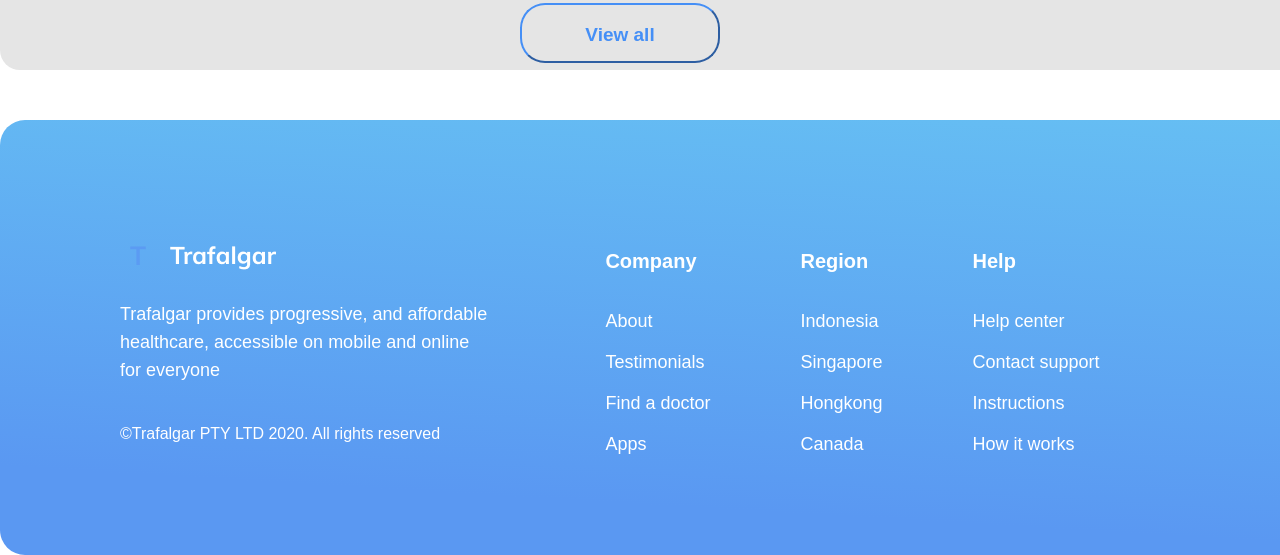
<file: pages/trafalgar.html>
<!DOCTYPE html>
<html lang="en">
<head>
   <meta charset="UTF-8" />
   <meta name="viewport" content="width=device-width, initial-scale=1.0" />
   <title> Trafalgar </title>
   <link rel="stylesheet" href="../styles/trafalgar.css" />
</head>
<body>

<div class="container">
      <div class="navbar">
        <img class="navbar__logo" src="../images/logo.png" alt="logo_img">

      <ul class="navbar__list">
        <li> <a href="../index.html"> Index </a> </li>
        <li> <a href="./assessme.html"> AssessMe </a> </li>
        <li> <a href="./trafalgar.html"> Trafalgar </a> </li>
        <li> <a href="./polar.html"> Polar </a> </li>
        <li> <a href="./pixer.html"> Pixer </a> </li>
      </ul>
      </div> <!-- navbar -->


   <div class="intro">
     <div class="intro__left">
       <h1 class="intro__title"> Virtual healthcare for you </h1>
       <p class="intro__text"> Trafalgar provides progressiv and affordable healthcare, accessible on mobile and online <br> for everyone </p>
       <button class="intro__btn"> Consult today </button>
     </div> <!-- intro__left -->

      <div class="intro__right">
         <img class="intro__image" src="../images/intro__image.png" alt="intro__image_img">
      </div> <!-- intro__right -->
   </div> <!-- intro-->
</div> <!-- container -->


   <section class="services">
     <div class="container1">
      <h2> Our services </h2>
      <p class="subtitle"> We provide to you the best choices for you. Adjust it to your health needs and make sure your undergo treatment with our
          highly qualified doctors you can consult with us which type of service is suitable for your health </p>

         <div class="service-cards">
            <div class="card">
               <img src="../images/Search_doc.png" alt="Search_doc_img" />
               <h3> Search doctor </h3>
               <p> Choose your doctor from thousands of specialist, general, and trusted hospitals </p>
            </div> <!-- card -->

            <div class="card">
               <img src="../images/Online_phar.png" alt="Online_phar_img" />
               <h3> Online pharmacy </h3>
               <p> Buy your medicines with our mobile application with a simple delivery system </p>
            </div> <!-- card -->

            <div class="card">
               <img src="../images/Consultation.png" alt="Consultation_img" />
               <h3> Consultation </h3>
               <p> Free consultation with our trusted doctors and get the best recommendations </p>
            </div> <!-- card -->

            <div class="card">
               <img src="../images/Details_info.png" alt="Details_info_img" />
               <h3> Details info </h3>
               <p> Free consultation with our trusted doctors and get the best recommendations </p>
            </div> <!-- card -->

            <div class="card">
               <img src="../images/Emergency.png" alt="Emergency_img" />
               <h3> Emergency care </h3>
               <p> You can get 24/7 urgent care for yourself or your children and your lovely family </p>
            </div> <!-- card -->

            <div class="card">
               <img src="../images/Tracking.png" alt="Tracking_img" />
               <h3> Tracking </h3>
               <p> Track and save your medical history and health data </p>
            </div> <!-- card -->
         </div> <!-- service-cards -->

         <div class="learn-more">
            <a class="btn-outline" href="#"> Learn more </a>
         </div> <!-- learn-more -->
      </div> <!-- container -->
   </section>


   <div class="container">
      <div class="leading">
         <div class="leading__left"> <img src="../images/leading.png" alt="leading_img"> </div>
         <div class="leading__right">
            <h5 class="intro__title1"> Leading healthcare providers </h5>
            <p class="intro__text1"> Trafalgar provides progressive, and affordable healthcare, accessible on mobile and online for everyone. To 
               us, it’s not just work. We take pride in the solutions we deliver </p>
            <div class="learn-more">
               <a href="#" class="btn-outline"> Learn more </a>
            </div> <!-- learn-more -->
         </div> <!-- leading__right -->
      </div> <!-- leading -->
   </div> <!-- container -->


   <div class="container">
      <div class="download">
         <div class="download__left">
            <h5 class="intro__title"> Download our mobile apps </h5>
            <p class="intro__text"> Our dedicated patient engagement app and <br> web portal allow you to access information <br> instantaneously 
               (no tedeous form, long calls, <br> or administrative hassle) and securely </p>
            <div class="download__link">
               <button class="btn-outline1"> Download  </button> 
            </div> <!-- download__link -->
         </div> <!-- download__left -->
         <div class="download__right"> <img src="../images/download_img.png" alt="download_app"> </div>
      </div> <!-- download -->
   </div> <!-- container -->


   <div class="customer">
      <h5 class="customer__title"> What our customer are saying </h5>
      <div class="customer__box">
         <div class="customer__left"> 
            <img src="../images/customer_img.png" alt="customer_img">
              <div class="customer__name">
               <h3> Edward Newgate </h3>
               <p> Founder Circle </p>
            </div> <!-- customer__name -->
         </div> <!-- customer__left -->
         
         <div class="customer__right"> “Our dedicated patient engagement app and <br> web portal allow you to access information <br> 
            instantaneously (no tedeous form, long calls, <br> or administrative hassle) and securely”
         </div> <!-- customer__right -->
      </div> <!-- customer__box -->
   </div> <!-- customer -->


   <div class="container">
      <div class="article">
         <h2 class="article__title"> Check out our latest article </h2>

   <div class="card1">
     <img class="card1_img" src="../images/Mask Group.png" alt="mask_group1" />
       <h3 class="card_title"> Disease detection, check <br> up in the laboratory </h3>
      <p class="card_text"> In this case, the role of the health <br> laboratory is very important to do <br> a disease detection... </p> <br>
        <div class="article__link">
          <a href="#" class="btn-outline"> Read more => </a>
        </div> <!-- article__link -->
           </div> <!-- card1 -->

   <div class="card2">
     <img class="card1_img" src="../images/Mask Group (2).png" alt="mask_group2" />
       <h3 class="card_title"> Herbal medicines that are <br> safe for consumption </h3>
      <p class="card_text"> Herbal medicine is very widely used <br> at this time because of its very good <br> for your health... </p> <br>
        <div class="article__link">
          <a href="#" class="btn-outline"> Read more => </a>
        </div> <!-- article__link -->
           </div> <!-- card2 -->

   <div class="card3">
     <img class="card1_img" src="../images/Mask Group (3).png" alt="mask_group3" />
       <h3 class="card_title"> Natural care for healthy <br> facial skin </h3>
      <p class="card_text"> A healthy lifestyle should start from <br> now and also for your skin health. <br> There are some... </p> <br>
        <div class="article__link">
          <a href="#" class="btn-outline"> Read more => </a>
        </div> <!-- article__link -->
           </div> <!-- card3 -->

            <button class="article__link1"> View all </button>
         </div> <!-- article -->
     </div> <!-- container -->


      <div class="trafalgar"> 
        <img class="trafalgar__logo" src="../images/footer_logo.png" alt="trafalgar__logo">
          <p class="trafalgar__text_left_side"> Trafalgar provides progressive, and affordable <br> healthcare, accessible on mobile and online 
            <br> for everyone </p>
          <p class="trafalgar__text_left_side_2"> ©Trafalgar PTY LTD 2020. All rights reserved </p>

      <div class="trafalgar__cards">
         <div class="trafalgar__card">
           <h4 class="trafalgar__title"> Company </h4> 
             <p class="trafalgar__text"> About </p>
             <p class="trafalgar__text"> Testimonials </p> 
             <p class="trafalgar__text"> Find a doctor </p>
             <p class="trafalgar__text"> Apps </p>
         </div> <!-- trafalgar__card -->

         <div class="trafalgar__card">
           <h4 class="trafalgar__title"> Region </h4>
             <p class="trafalgar__text"> Indonesia </p>
             <p class="trafalgar__text"> Singapore </p>
             <p class="trafalgar__text"> Hongkong </p>
             <p class="trafalgar__text"> Canada </p>
         </div> <!-- trafalgar__card -->

         <div class="trafalgar__card">
           <h4 class="trafalgar__title"> Help </h4>
             <p class="trafalgar__text"> Help center </p>
             <p class="trafalgar__text"> Contact support </p>
             <p class="trafalgar__text"> Instructions </p>
             <p class="trafalgar__text"> How it works </p>
         </div> <!-- trafalgar__card -->
         </div> <!-- trafalgar__cards -->
      </div> <!-- trafalgar -->
      
   </body>
 </html>
</file>
<file: styles/assessme.css>
* {
    margin: 0;
    padding: 0;
    font-family: sans-serif;
 }

 li {
   list-style: none;
 }

 a {
   text-decoration: none;
   font-weight: 700;
   color: blue;
   font-size: large;
 }

 a:hover {
   color: red;
 }

 .container {
    display: flex;
    justify-content: center;
    padding: 45px;
 }

 .wrapper {
    width: 90%;
    max-width: 1200px;
 }

 .navbar {
    display: flex;
    justify-content: space-between;
    align-items: center;
    padding-bottom: 40px;
 }

 .navbar__logo {
    width: 120px;
 }

 .ul_of_navbar {
    display: flex;
    gap: 30px;
 }

 .intro {
    display: flex;
    justify-content: space-between;
    align-items: center;
    flex-wrap: wrap;
 }

 .intro__left {
    min-width: 300px;
 }

 .intro__title {
    font-size: 60px;
    font-weight: 500;
    color: #003366;
    margin-bottom: 20px;
    line-height: 1.2;
 }

 .intro__text {
    font-size: 20px;
    color: blue;
    margin-bottom: 20px;
 }

 .intro__btn {
    padding: 10px;
    margin-right: 20px;
    font-weight: 100;
    border-radius: 5px;
    background-color: rgb(56, 56, 180);
    border: none;
 }

 .intro_of_btn2 {
    background-color: #003366;
    color: rgb(238, 232, 232);
    padding: 10px;
    border-radius: 5px;
    border: none;
 }

 .intro__btn2 {
    background-color: rgb(238, 232, 232);
    color: #003366;
    border-radius: 5px;
    padding: 10px;
 }

 .intro__right {
    text-align: center;
    min-width: 300px;
 }

 .image_of_assess {
    width: 100%;
    max-width: 700px;
 }

 .text__assessme {
    margin-top: 60px;
    text-align: center;
    font-size: 110px;
    font-weight: 800px;
    color: rgba(0, 51, 102, 0.05);
 }
</file>
<file: styles/pixer.css>
* {
  margin: 0;
  padding: 0;
  box-sizing: border-box;
  font-family: "Open Sans", sans-serif;
}

li {
   list-style: none;
 }

a {
   text-decoration: none;
   font-weight: 700;
   color: blue;
   font-size: large;
 }

a:hover {
   color: red;
 }

body {
  color: #333;
}

header {
  background: #fff;
  padding: 15px 0;
}

.container {
  width: 1200px;
  margin: 0 auto;
}

.navbar {
  display: flex;
  align-items: center;       
  justify-content: space-between; 
  gap: 30px;
  width: 1200px;
  margin: 10px auto;
}

.navbar_logo {
    width: 67px;
    height: 30px;
}

.navbar_links_btn {
    display: flex;
    gap: 20px;
}

.navbar_links {
  display: flex;
  align-items: center;
  gap: 30px;
  list-style: none;
}

.navbar_link {
  text-decoration: none;
  color: #333;
  font-size: 16px;
  font-weight: 500;
  transition: 0.3s;
}

.navbar_link:hover {
  color: #00bafc;
}

.navbar_btn {
  background: #00bafc;
  color: white;
  padding: 10px 22px;
  border: none;
  border-radius: 6px;
  font-weight: 600;
  transition: 0.3s;
}

.navbar_btn:hover {
  background: #003b55;
}

.intro {
  display: flex;
  align-items: center;
  justify-content: space-between;
  padding: 70px 0;
}

.intro_title {
  width: 470px;
  font-size: 38px;
  font-weight: 700;
  line-height: 1.3;
}

.intro_text {
  margin: 20px 0;
  font-size: 17px;
  color: #555;
  max-width: 420px;
}

.intro_btn {
  background: #00bafc;
  padding: 12px 25px;
  color: #fff;
  border: none;
  border-radius: 6px;
  font-size: 16px;
  transition: 0.3s;
}

.intro_btn:hover {
  background: #01567b;
}

.intro_right {
    margin-right: 10px;
}

.service_title {
  font-size: 32px;
  font-weight: 700;
}

.service_subtitle {
  margin: 15px 0 40px;
  color: #555;
}

.services .service_card {
  width: 300px;
  padding: 25px;
  background: #fff;
  border-radius: 8px;
  box-shadow: 0 4px 20px rgba(0,0,0,0.08);
  transition: 0.3s;
}

.services .service_card:hover {
  transform: scale(1.05);
}

.services {
  display: flex;
  flex-wrap: wrap;
  justify-content: center;
  gap: 30px;
  padding: 80px 0;
  text-align: center;
}

.service_card img {
  height: 120px;
}

.service_card h3 {
  margin: 15px 0 10px;
  font-size: 20px;
  font-weight: 700;
}

.service_card p {
  color: #777;
  font-size: 15px;
}

.btn,
.btn-outline {
  display: inline-block;
  margin-top: 40px;
  padding: 12px 25px;
  font-size: 16px;
  border-radius: 6px;
  text-decoration: none;
  transition: 0.3s;
}

.btn {
  background: #00bafc;
  color: #fff;
}

.btn:hover {
  color: #0099d9;
  background-color: #fff;
  border: 2px solid #0099d9;
}

.btn-outline {
  border: 2px solid #00bafc;
  color: #00bafc;
}

.btn-outline:hover {
  background: #00bafc;
  color: white;
}

.work_process {
  padding: 80px 0;
  background: #f5fafd;
}

.section_title {
  text-align: center;
  font-size: 32px;
  font-weight: 700;
}

.section_subtitle {
  text-align: center;
  margin-top: 15px;
  color: #555;
}

.process_steps {
  margin-top: 50px;
  display: flex;
  flex-direction: column;
  gap: 30px;
}

.step {
  display: flex;
  align-items: center;
  gap: 40px;
}

.step:nth-child(even) {
  flex-direction: row-reverse;
}

.step img {
  width: 250px;
}

.step_content h3 {
  font-size: 22px;
  font-weight: 700;
}

.step_content p {
  color: #666;
  margin-top: 8px;
}

.steps_btn {
  text-align: center;
  margin-top: 40px;
}

.order_form {
  background-color: #00bafc;
  color: #fff;
  padding: 80px 0;
  text-align: center;
}

.order_form h2 {
  font-size: 32px;
  font-weight: 700;
  margin-bottom: 15px;
}

.order_form p {
  max-width: 600px;
  margin: 0 auto 40px;
  color: #e6f5ff;
  line-height: 1.6;
}

.order_form_inner {
  background: #fff;
  padding: 30px 25px;
  border-radius: 8px;
  display: flex;
  flex-direction: column;
  gap: 15px;
  max-width: 400px;
  margin: 0 auto;
}

.order_form_inner input,
.order_form_inner select {
  padding: 12px 15px;
  border: 1px solid #ddd;
  border-radius: 6px;
  font-size: 15px;
}

.order_form_inner select {
  appearance: none;
  cursor: pointer;
}

.order_form_inner button {
  background: #00bafc;
  color: #fff;
  border: none;
  border-radius: 6px;
  padding: 12px;
  font-size: 16px;
  font-weight: 600;
  cursor: pointer;
  transition: 0.3s;
}

.order_form_inner button:hover {
  background: #01567b;
}

.footer {
  background: #191919;
  color: white;
  padding: 70px 0;
}

.footer .container {
  display: flex;
  justify-content: space-between;
}

.footer_side h3 {
  margin-bottom: 15px;
}

.footer_side p {
  color: #ccc;
  line-height: 1.5;
}

.footer_side ul {
  list-style: none;
}

.footer_side ul li {
  margin-bottom: 10px;
}

.footer_side ul li a {
  color: #ccc;
  text-decoration: none;
  transition: 0.3s;
}

.footer_side ul li a:hover {
  color: #00bafc;
}

.social_logo img {
  width: 28px;
  margin-right: 10px;
}

.social-links li {
  margin: 10px 0;
}

.social-links a {
  color: #ccc;
  text-decoration: none;
}
</file>
<file: styles/fonts.css>
/* fredoka-regular - latin */
@font-face {
  font-display: swap; /* Check https://developer.mozilla.org/en-US/docs/Web/CSS/@font-face/font-display for other options. */
  font-family: 'Fredoka';
  font-style: normal;
  font-weight: 400;
  src: url('../fonts/fredoka-v16-latin-regular.woff2') format('woff2'); /* Chrome 36+, Opera 23+, Firefox 39+, Safari 12+, iOS 10+ */
}
/* fredoka-500 - latin */
@font-face {
  font-display: swap; /* Check https://developer.mozilla.org/en-US/docs/Web/CSS/@font-face/font-display for other options. */
  font-family: 'Fredoka';
  font-style: normal;
  font-weight: 500;
  src: url('../fonts/fredoka-v16-latin-500.woff2') format('woff2'); /* Chrome 36+, Opera 23+, Firefox 39+, Safari 12+, iOS 10+ */
}
/* roboto-regular - latin */
@font-face {
  font-display: swap; /* Check https://developer.mozilla.org/en-US/docs/Web/CSS/@font-face/font-display for other options. */
  font-family: 'Roboto';
  font-style: normal;
  font-weight: 400;
  src: url('../fonts/roboto-v48-latin-regular.woff2') format('woff2'); /* Chrome 36+, Opera 23+, Firefox 39+, Safari 12+, iOS 10+ */
}
/* roboto-500 - latin */
@font-face {
  font-display: swap; /* Check https://developer.mozilla.org/en-US/docs/Web/CSS/@font-face/font-display for other options. */
  font-family: 'Roboto';
  font-style: normal;
  font-weight: 500;
  src: url('../fonts/roboto-v48-latin-500.woff2') format('woff2'); /* Chrome 36+, Opera 23+, Firefox 39+, Safari 12+, iOS 10+ */
}
/* hind-madurai-regular - latin */
@font-face {
  font-display: swap; /* Check https://developer.mozilla.org/en-US/docs/Web/CSS/@font-face/font-display for other options. */
  font-family: 'Hind Madurai';
  font-style: normal;
  font-weight: 400;
  src: url('../fonts/hind-madurai-v12-latin-regular.woff2') format('woff2'); /* Chrome 36+, Opera 23+, Firefox 39+, Safari 12+, iOS 10+ */
}
/* hind-madurai-500 - latin */
@font-face {
  font-display: swap; /* Check https://developer.mozilla.org/en-US/docs/Web/CSS/@font-face/font-display for other options. */
  font-family: 'Hind Madurai';
  font-style: normal;
  font-weight: 500;
  src: url('../fonts/hind-madurai-v12-latin-500.woff2') format('woff2'); /* Chrome 36+, Opera 23+, Firefox 39+, Safari 12+, iOS 10+ */
}
/* hind-madurai-700 - latin */
@font-face {
  font-display: swap; /* Check https://developer.mozilla.org/en-US/docs/Web/CSS/@font-face/font-display for other options. */
  font-family: 'Hind Madurai';
  font-style: normal;
  font-weight: 700;
  src: url('../fonts/hind-madurai-v12-latin-700.woff2') format('woff2'); /* Chrome 36+, Opera 23+, Firefox 39+, Safari 12+, iOS 10+ */
}
</file>
<file: styles/polar.css>
* {
  margin: 0;
  padding: 0;
}

 li {
   list-style: none;
 }

 a {
   text-decoration: none;
   font-weight: 700;
   color: blue;
   font-size: large;
 }

 a:hover {
   color: red;
 }

.navbar {
  display: flex;
  width: 1520px;
  padding: 40px 40px;
  background-color: #F8EDF0 ;
  margin: auto;
  border-radius: 5px;
}

.Polar_logo {
  width: 79px;
  margin: auto;
}

.nav_links {
  display: flex;
  gap: 25px;
  margin: auto;
  padding: 10px 10px;
  font-family: sans-serif;
  margin-top: 15px;
  justify-content: center;
  align-items: center;
}

#active {
  color:#D23166;
  font-weight: 600;
}

.btn {
  width: 165px;
  height: 50px;
  background-color: #D23166;
  color: white;
  border-radius: 5px;
  font-weight: bold;
  font-size: 16px;
}

.hero {
  display: flex;
  align-items: center;
  width: 1500px;
  padding: 50px 50px;
  margin: auto;
  background-color: #F8EDF0;
}

.small_text {
  font-size: 17px;
  color: #333;
  font-weight: bold;
  font-family: sans-serif;
  margin: 0px 100px;
}

.hero_title {
  font-size: 49px;
  margin: 20px 100px;
  line-height: 1.2;
  color: #111;
  font-family: 'Fredoka';
  width: 580px;
}

.hero_text h1 span {
  color: #ff3a8c;
}

.hero_text .description {
  margin: 28px 90px;
  color: #555;
  line-height: 1.5;
  font-family: sans-serif;
  font-size: 20px;
}

.btn1 {
  background-color: #f81c77;
  color: white;
  padding: 20px 55px;
  border-radius: 5px;
  font-weight: bold;
  font-size: 20px;
  margin: 20px 90px;
}

.ice_cream_img {
  width: 1000px;
}

.services {
  display: flex;
  justify-content: space-evenly;
  width: 1500px;
  background-color: #ffffff;
  margin: auto;
  gap: 20px;
  font-family: sans-serif;
  padding: 50px;
}

 .service {
  text-align: center;
  background-color: #fff;
}

.service img {
  width: 60px;
  margin-bottom: 15px;
}

.service h3 {
  font-size: 18px;
  font-weight: 600;
  margin-bottom: 10px;
  color: #000;
} 

.service p {
  font-size: 14px;
  color: #666;
}
 
.feature {
  display: flex;
  justify-content: center;
  align-items: center;
  width: 1580px;
  height: 490px;
  margin: auto;
  background-color: #F8EDF0;
}

.feature_main {
  margin-left: 70px;
}

.feature_text {
  font-family: sans-serif;
  margin-left: 50px;
  padding: 10px;
}

.feature_title {
  font-size: 40px;
  padding: 17px;
  font-family: sans-serif;
}

.btn2 {
  width: 165px;
  height: 49px;
  color: white;
  background: #D64374;
  border-radius: 5px;
  font-size: 15px;
  margin: 20px 0px;
}

.feature_img {
  display: flex;
  justify-content: center;
  align-items: center;
  width: 900px;
}

.box_title {
  padding: 90px 10px 30px;
  width: 300px;
  font-family: sans-serif;
  font-weight: 600;
  font-size: 44px;
  margin: auto;
}

.tasks {
  display: flex;
  justify-content: center;
  gap: 20px;
  padding: 50px;
  font-size: 19px;
  width: 1500px;
  margin: auto;
  font-family: 'roboto';
}

#main_task {
    color: #000;
    text-decoration: underline;
    font-family: 'roboto';
}

.task {
  text-decoration: none;
  font-family: 'roboto';
  font-size: 19px;
  color: #666;
  font-weight: 500;
}

.products {
  display: flex;
  align-items: center;
  font-family: sans-serif;
  border: 1px solid;
  width: 1600px;
  margin: auto;
  flex-wrap: wrap;
}

.product {
  margin-right: 50px;
}

#product {
  margin-left: 50px;
}

.ice_cream_img {
  width: 800px;
  height: 600px;
  margin: auto;
}

.product_title {
  font-family: 'Hind Madurai';
  font-weight: bold;
  font-size: 26px;
  line-height: 30px;
}

.product_text {
  padding: 15px 0px;
  font-size: 20px;
  color: #555;
  font-family: 'roboto';
  font-weight: 400;
}

.new_price {
font-family: 'Hind Madurai';
font-weight: 500;
font-size: 30px;
line-height: 30px;
color: #000000;
}

.old_price {
font-family: 'Hind Madurai';
font-weight: 500;
font-size: 20px;
line-height: 28px;
text-decoration-line: line-through;
color: #000000c7;
}

.btn3 {
width: 165px;
height: 49px;
color: white;
background: #D64374;
border-radius: 5px;
font-size: 15px;
margin-top: 12px;
font-family: 'roboto';
}

.limon__img {
  width: 800px;
  height: 600px;
  margin: auto;
}

.Sweetcorn_img {
  width: 800px;
  height: 600px;
  margin: auto;
}

.description {
   display: flex;
   justify-content: center;
   align-items: center; 
}

.description_left {
  margin: 100px 80px;
}

.icon_img {
  margin-left: 100px;
}
.icon_texts {
  margin: 0px 100px;
}

.char {
  width: 20px;
  margin-top: 60px;
  margin-left: 80px;
}
.icon_text {
  margin: 20px 100px;
  font-family: 'Roboto';
  font-weight: 400;
  font-size: 16px;
  line-height: 24px;
}

.char1 {
  width: 20px;
  margin-left: 380px;
}

.icons {
  margin: 20px 130px;
}

.adele__img {
  width: 800px;
  height: 600px;
}

.orders {
  width: 1600px;
  height: 678px;
  background-color: #F8EDF0;
  margin: auto;
  display: flex;
}

.screen {
  margin: 50px 100px;
  width: 300px;
  height: 620px;
}

.order_title {
font-family: 'Roboto';
font-weight: 500;
font-size: 44px;
line-height: 52px;
color: #000000;
margin-top: 50px;
}

.order_text {
font-family: 'Roboto';
font-weight: 400;
font-size: 20px;
color: #0f0101b5;
margin-top: 30px;
}

.select_img {
  width: 30px;
  height: 35px;
  background-color: white;
  margin-top: 30px;
}

.select_text {
  font-family: 'Roboto';
  font-weight: 400;
  font-size: 25px;
  line-height: 26px;
  color: #000000;
  margin-left: 10px;
}

.add_to_card_img {
width: 30px;
height: 35px;
background-color: white;
margin-top: 30px;
}

.add_to_card_text {
font-family: 'Roboto';
font-weight: 400;
font-size: 25px;
line-height: 26px;
color: #000000;
margin-left: 10px;
}

.order_img {
width: 30px;
height: 35px;
background-color: white;
margin-top: 30px;
}

.order_text {
font-family: 'Roboto';
font-weight: 400;
font-size: 25px;
line-height: 26px;
color: #000000;
margin-left: 10px;
}

.google_play_img {
  margin-top: 40px;
}

.app_store_img {
  margin-top: 40px;
}

.services1 {
  width: 1600px;
  height: 500px;
  margin: auto;
  background-color: #fff;
}

.service1_title {
  font-family: 'Roboto';
  font-weight: 500;
  font-size: 44px;
  line-height: 50px;
  text-align: center;  
  color: #000;
  margin: 150px;
}

.inputs {
    display: flex;
    justify-content: center;
    flex-wrap: wrap;
    gap: 20px;
    max-width: 820px;
    margin: auto;
    position: relative;
}

.input_1 {
    width: 303px;
    height: 74px;
    border: 2px solid #FFA3A3;
    border-radius: 10px;
    padding-left: 20px;
  
    font-family: 'Roboto';
    font-style: normal;
    font-weight: 400;
    font-size: 14px;
    line-height: 16px;
    color: #0F0000;
}

.input_2 {
    width: 303px;
    height: 74px;
    border: 2px solid #FFA3A3;
    border-radius: 10px;
    padding-left: 20px;
  
    font-family: 'Roboto';
    font-style: normal;
    font-weight: 400;
    font-size: 14px;
    line-height: 16px;
    color: #0F0000;
}

.input_3 {
    width: 637px;
    height: 74px;
    border: 2px solid #FFA3A3;
    border-radius: 10px;
    padding-left: 20px;

    font-family: 'Roboto';
    font-style: normal;
    font-weight: 400;
    font-size: 14px;
    line-height: 16px;
    color: #0F0000;
}

.input_4 {
    width: 134px;
    height: 74px;
    color: #fff;
    background-color: #D64374;
    border-radius: 10px;
    position: absolute;
    top: 98px;
    right: 80px;

    font-family: 'Roboto';
    font-style: normal;
    font-weight: 500;
    font-size: 20px;
    line-height: 23px;
    color: #FFFFFF;
}

.input_4:hover {
    background-color: #000;
    color: cyan;
}

.input_4:active {
    background-color: #000;
    color: blue;
}

.footer {
    width: 1600px;
    height: 381px;
    background-color: #000;
    margin: auto;
}

.cards {
    display: flex;
    position: relative;
}

.card_1 {
    width: 200px;
    height: 150px;
    margin-top: 100px;
    position: absolute;
    top: 10px;
    left: 250px;
}

.card_1_logo {
    width: 79px;
    height: 79px;
}

.card_1_text {
    width: 207px;
    height: 47px;
    font-family: 'Roboto';
    font-style: normal;
    font-weight: 400;
    font-size: 12px;
    line-height: 17px;
    letter-spacing: 0.01em;
    color: #FFFFFF;
    margin-top: 15px;
}

.card_1_icons_text {
    font-family: 'Roboto';
    font-style: normal;
    font-weight: 500;
    font-size: 12px;
    line-height: 14px;
    color: #FFFFFF;
    margin-top: 30px;
}

.card_1_icons {
    width: 90px;
    height: 15px;
    margin-top: 10px;
}

.card_2 {
    width: 80px;
    height: 100px;
    margin-top: 100px;
    position: absolute;
    top: 90px;
    left: 500px;
}

.card_2_title {
    font-family: 'Roboto';
    font-style: normal;
    font-weight: 400;
    font-size: 12px;
    line-height: 14px;
    color: #FFFFFF;
}

.card_2_text {
    font-family: 'Roboto';
    font-style: normal;
    font-weight: 400;
    font-size: 12px;
    line-height: 14px;
    color: #FFFFFF;
    margin-top: 10px;
}

.card_3 {
    width: 110px;
    height: 110px;
    margin-top: 100px;
    position: absolute;
    top: 90px;
    left: 710px;
}

.card_3_text {
    font-family: 'Roboto';
    font-style: normal;
    font-weight: 400;
    font-size: 12px;
    line-height: 14px;
    color: #FFFFFF;
    margin-top: 10px;
}

.card_4 {
    width: 400px;
    height: 130px;
    position: absolute;
    top: 180px;
    left: 1000px;
}

.card_4_title {
    font-family: 'Roboto';
    font-style: normal;
    font-weight: 500;
    font-size: 16px;
    line-height: 19px;
    color: #FFFFFF;
}

.card_4_input {
    width: 388px;
    height: 55px;
    border: 3px solid #D64374;
    background-color: inherit;
    border-radius: 10px;
    margin-top: 15px;
    
    font-family: 'Roboto';
    font-style: normal;
    font-weight: 400;
    font-size: 14px;
    line-height: 16px;
    color: #FFFFFF;
    padding-left: 20px;
}

.card_4_btn {
    width: 125px;
    height: 55px;
    background-color: #D23166;
    border-radius: 10px;

    font-family: 'Roboto';
    font-style: normal;
    font-weight: 500;
    font-size: 20px;
    line-height: 23px;
    color: #FFFFFF;
    position: absolute;
    top: 37px;
    left: 286px;
}

.card_4_btn:hover {
    background-color: #000;
    color: cyan;
}

.card_4_btn:active {
    background-color: #000;
    color: blue;
}

.card_4_cards {
    display: flex;
    gap: 15px;
    margin-top: 15px;
}

.card_4_cards_card_1 {
    width: 19px;
    height: 22px;
}

.card_4_cards_card_2 {
    width: 34px;
    height: 20px;
}

.card_4_cards_card_3 {
    width: 47px;
    height: 15px;
}
</file>
<file: styles/trafalgar.css>
* {
    padding: 0;
    margin: 0;
    font-family: sans-serif;
}

 li {
   list-style: none;
 }

 a {
   text-decoration: none;
   font-weight: 700;
   color: blue;
   font-size: large;
 }

 a:hover {
   color: red;
 }

.container {
    width: 1440px;
    height: 700px;
    background-color: #E5E5E5;
    margin: 50px auto;
    padding: 20px;
    border-radius: 20px;
}

.navbar {
    display: flex;
    justify-content: space-around;
    align-items: center;
}

.navbar__logo {
    width: 160px;
    height: 41px;
    margin-top: 20px;
}

.navbar__list {
    display: flex;
    justify-content: space-around;
    align-items: center;
    gap: 30px;
}

.navbar__link_bold {
    font-family: sans-serif;
    font-size: 18px;
    line-height: 21px;
    color: #1F1534;
    font-weight: 900;
}

.navbar__link {
    font-family: sans-serif;
    font-size: 18px;
    line-height: 21px;
    color: #1F1534;
}

.navbar__link_bold:hover {
    color: red;
}

.navbar__link:hover {
    color: red;
}

.intro {
    display: flex;
    margin-top: 20px;
}

.intro__left {
    margin-left: 140px;
}

.intro__title {
    width: 420px;
    font-family: sans-serif;
    font-style: normal;
    font-weight: 700;
    font-size: 48px;
    line-height: 56px;
    color: #000;
    margin-top: 90px;
}

.intro__text {
    width: 450px;
    font-family: sans-serif;
    font-style: normal;
    font-weight: 300;
    font-size: 21px;
    line-height: 32px;
    color: #7d7987;
    margin-top: 35px;
}

.intro__btn {
    width: 200px;
    height: 57px;
    font-size: 18px;
    color: white;
    border: none;
    background: #458ff6;
    border-radius: 55px;
    margin-top: 50px;
}

.intro__btn:hover {
    background-color: #84b3f4;
}

.services {
    text-align: center;
}

.services h2 {
    font-family: sans-serif;
    font-size: 36px;
    font-weight: 700;
    line-height: 56px;
    margin-top: 70px;
}

.container1 {
    width: 1440px;
    height: 975px;
    background-color: #E5E5E5;
    margin: auto;
    padding: 20px;
    border-radius: 20px;
}

.subtitle {
    font-family: sans-serif;
    font-weight: 300;
    width: 930px;
    margin: 40px auto 60px;
    color: #666;
    font-size: 18px;
}

.service-cards {
    display: flex;
    flex-wrap: wrap;
    align-items: center;
    justify-content: center;
    gap: 30px;
}

.card {
    width: 350px;
    height: 240px;
    background: #fff;
    padding: 30px 20px;
    border-radius: 10px;
    box-shadow: 0 2px 8px rgba(0, 0, 0, 0.05);
    transition: transform 0.3s ease;
}

.card:hover {
    transform: translateY(-5px);
}

.card img {
    width: 70px;
    margin-bottom: 25px;
}

.card h3 {
    font-family: sans-serif;
    font-weight: 700;
    font-size: 24px;
    margin-bottom: 10px;
}

.card p {
    width: 260px;
    font-family: sans-serif;
    font-weight: 300;
    font-size: 16px;
    color: #7D7987;
    margin: 20px auto;
}

.learn-more {
    margin-top: 45px;
}

.btn-outline {
    font-family: sans-serif;
    font-size: 15px;
    font-weight: 700;
    border: 1px solid #458ff6;
    color: #458ff6;
    padding: 12px 25px;
    border-radius: 25px;
}

.btn-outline:hover {
    background: #458ff6;
    color: #fff;
}

.leading {
    display: flex;
    justify-content: space-evenly;
}

.leading__right {
    margin: 60px;
}

.leading__left {
    padding: 70px;
    margin: 40px;
}

.intro__title1 {
   width: 481px; 
   height: 112px;
   font-family: sans-serif;
   font-weight: 700;
   font-size: 36px;
   margin-top: 100px;
}

.intro__text1 {
    width: 400px;
    height: 120px;
    font-family: sans-serif;
    font-weight: 300;
    font-size: 18px;
    line-height: 30px;
    color: #7D7987;
    margin-top: 35px;
}

.download {
    display: flex;
    align-items: center;
    justify-content: space-between;
    width: 1200px;
    height: 500px;
    padding: 60px;
    margin: 10px;
}

.btn-outline1 {
    width: 200px;
    height: 56px;
    color: #458FF6;
    font-family: sans-serif;
    font-weight: 700;
    font-size: 18px;
    border-radius: 25px;
    margin-top: 15px;
    border: 1px solid #458FF6;
}

.btn-outline1:hover {
    background-color: #4287e9;
    color: #fff;
}

.customer {
    height: 425px;
    width: 1320px;
    padding: 85px;
    margin: auto;
    background: linear-gradient(208.18deg, #67C3F3 9.05%, #64BAF3 22.72%, #63B5F3 31.83%, #60AAF2 48.1%, #5A98F2 76.74%);
    border-radius: 25px;
    color: white;
}

.customer__title {
    text-align: center; 
    font-family: sans-serif;
    font-weight: 700;
    font-size: 45px;
    line-height: 48px;
}   

.customer__box {
    display: flex;
    align-items: center;
    justify-content: space-evenly;
    margin-top: 130px;
}

.customer__left {
    display: flex;
    align-items: center;
    gap: 40px;
    font-size: 22px;
    font-family: sans-serif;
}

.customer__left p {
    font-family: sans-serif;
    font-weight: 400;
    font-size: 18px;
    margin-top: 10px;
}

.customer__right {
    width: 400px;
    font-family: sans-serif;
    font-weight: 400;
    font-size: 20px;
    line-height: 30px;
    padding: 20px;
}

.article__title {
    font-family: sans-serif;
    font-weight: 700;
    font-size: 45px;
    text-align: center;
    line-height: 56px;
    color: #000;
}

.card1,
.card2,
.card3 {
    display: inline-block;
    padding: 25px;
    font-size: 25px;
    font-family: sans-serif;
    margin-top: 30px;
}

.card1_img {
    width: 350px;
    height: 240px;
}

.card_title {
    font-family: sans-serif;
    font-weight: 700;
    font-size: 28px;
    line-height: 32px;
    color: #000;
    margin-top: 30px;
}

.card_text {
    font-family: sans-serif;
    font-weight: 300;
    font-size: 20px;
    line-height: 28px;
    color: #7D7987;
    margin-top: 20px;
}

.btn-outline {
    font-size: 19px;
}

.article__link1 {
  width: 200px;
  height: 60px;
  text-align: center;
  color:#458FF6;
  border-radius: 25px;
  font-family: sans-serif;
  font-weight: 700;
  font-size: 19px;
  line-height: 60px;
  border-color: #458FF6;
  background-color: #E5E5E5;
  margin: 15px 500px;
}

.article__link1:hover {
    background-color: #458FF6;
    color: #E5E5E5;
}

.trafalgar {
    display: flex;
    justify-content: space-evenly;
    width: 1455px;
    height: 435px;
    background: linear-gradient(183.41deg, #67C3F3 -8.57%, #5A98F2 82.96%);
    margin: auto;
    border-radius: 25px;
    color: #fff;
    font-family: sans-serif;
    position: relative;
}

.trafalgar__logo {
    width: 221px;
    height: 55px;
    position: absolute;
    top: 100px;
    left: 90px;
}

.trafalgar__text_left_side {
    font-weight: 300;
    font-size: 18px;
    line-height: 28px;
    position: absolute;
    top: 180px;
    left: 120px;
}

.trafalgar__text_left_side_2 {
    font-weight: 300;
    font-size: 16px;
    line-height: 28px;
    position: absolute;
    top: 300px;
    left: 120px;
}

.trafalgar__cards {
    display: flex;
    justify-content: space-evenly;
    align-items: center;
    gap: 90px;
    margin-top: 10px;
    margin-left: 250px;
}

.trafalgar__card {
    display: flex;
    flex-direction: column;
    gap: 20px;
}

.trafalgar__title {
    font-weight: 700;
    font-size: 20px;
    line-height: 60px;
}

.trafalgar__text {
    font-weight: 300;
    font-size: 18px;
}
</file>
